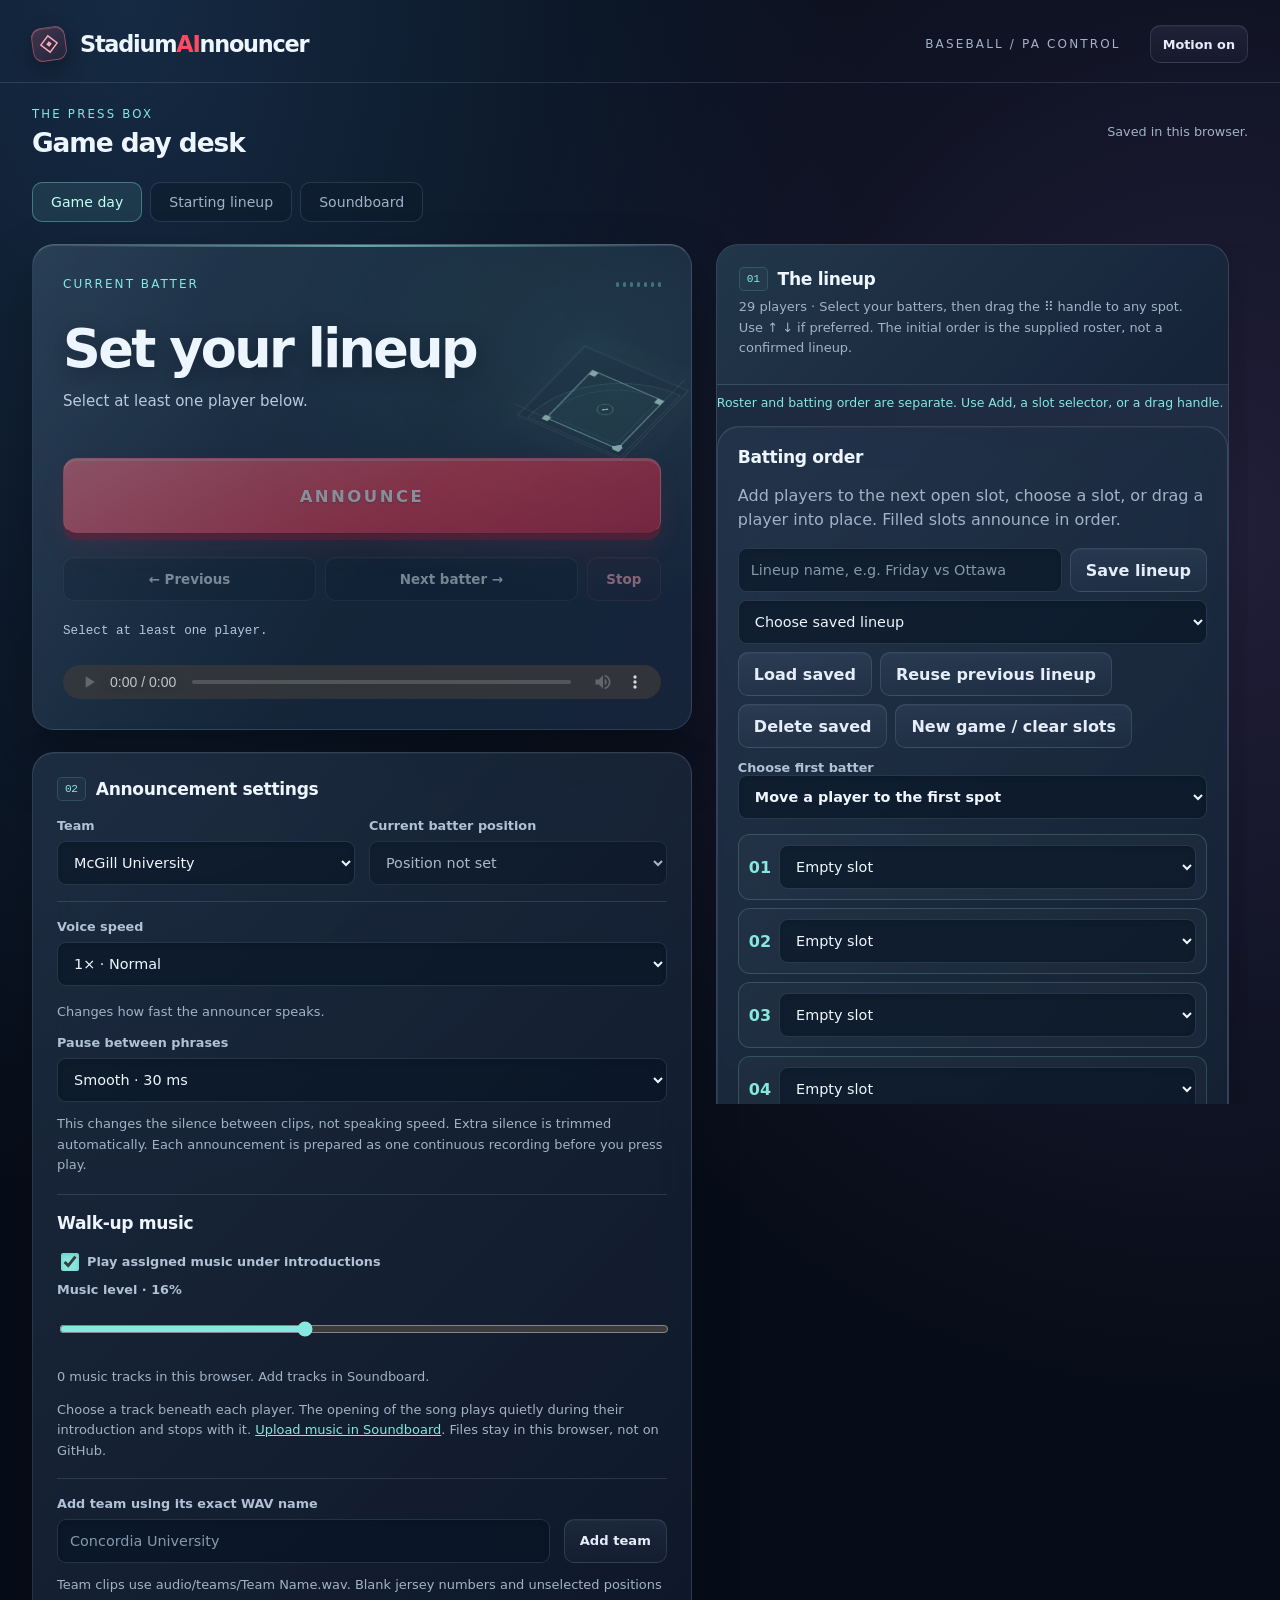
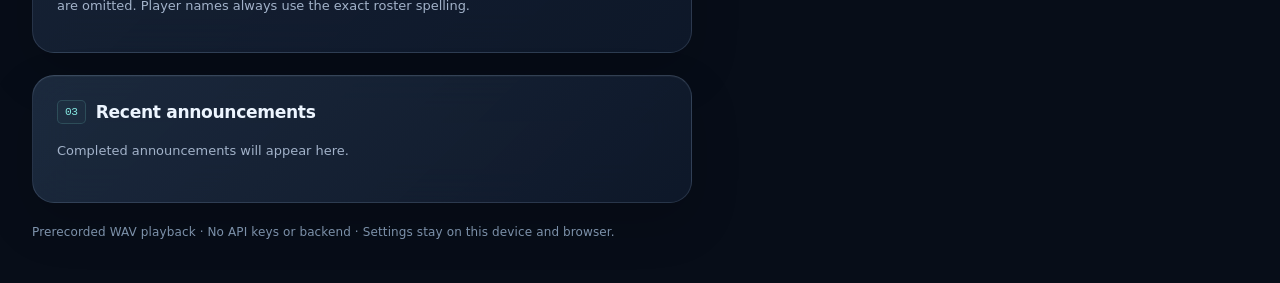
<file: index.html>
<!doctype html>
<html lang="en"><head><meta charset="utf-8"><meta name="viewport" content="width=device-width,initial-scale=1"><title>StadiumAInnouncer | Baseball PA</title><meta name="description" content="Modular baseball PA announcements using your prerecorded WAV clips."><link rel="icon" href="data:image/svg+xml,%3Csvg xmlns='http://www.w3.org/2000/svg' viewBox='0 0 32 32'%3E%3Crect width='32' height='32' rx='7' fill='%23b51e3b'/%3E%3Ctext x='7' y='24' fill='white' font-size='23' font-family='Arial'%3ES%3C/text%3E%3C/svg%3E"><style>
:root{color-scheme:dark;font-family:Inter,ui-sans-serif,system-ui,-apple-system,BlinkMacSystemFont,'Segoe UI',sans-serif;color:#edf5ff;background:#070d18;font-size:16px;--muted:#a2b2c9;--line:rgba(181,211,244,.15);--red:#ff4a61;--cyan:#85e8e1}
*{box-sizing:border-box}body{margin:0;min-height:100vh;background:radial-gradient(ellipse at 10% 0%,#152a43 0,transparent 45%),radial-gradient(ellipse at 95% 28%,#211e39 0,transparent 45%),#070d18}body:before{content:'';position:fixed;inset:0;pointer-events:none;background:repeating-linear-gradient(90deg,transparent 0,transparent 95px,#b7d4f704 96px),repeating-linear-gradient(0deg,transparent 0,transparent 95px,#b7d4f704 96px);z-index:-1}button,input,select{font:inherit}button{cursor:pointer}button:disabled{opacity:.48;cursor:not-allowed}button,input,select,summary{-webkit-tap-highlight-color:transparent}button:focus-visible,input:focus-visible,select:focus-visible,summary:focus-visible,[tabindex]:focus-visible{outline:3px solid var(--cyan);outline-offset:4px}
header{max-width:1504px;padding:25px 32px 19px;margin:auto;display:flex;align-items:center;gap:14px;border-bottom:1px solid var(--line)}header strong{font-size:1.4rem;letter-spacing:-.055em}header strong span{color:var(--red)}header p{margin:0 0 0 auto;color:var(--muted);font-size:.75rem;letter-spacing:.18em}.brand-mark{width:34px;height:34px;display:grid;place-items:center;border:1px solid #ff758973;border-radius:10px;background:linear-gradient(145deg,#ff718a33,#ae233317);box-shadow:0 8px 20px #0004,inset 0 1px 0 #ffffff26;transform:rotate(-8deg)}.brand-mark svg{width:22px;height:22px}.motion-toggle{margin-left:15px!important;font-size:.8rem!important;padding:8px 12px!important;min-height:38px!important}
main{max-width:1504px;margin:auto;padding:24px 32px}.topline{display:flex;align-items:center;justify-content:space-between;gap:16px;margin-bottom:24px}h1{font-size:1.65rem;letter-spacing:-.04em;margin:0}.desk-label{font-size:.73rem;letter-spacing:.19em;text-transform:uppercase;color:var(--cyan);margin-bottom:6px}.topline .help{font-size:.8rem}.layout{display:grid;grid-template-columns:minmax(0,1.24fr) minmax(400px,1fr);gap:24px;align-items:start}.layout>section{min-width:0}.panel{position:relative;background:linear-gradient(135deg,rgba(36,53,76,.73),rgba(15,25,43,.9));border:1px solid var(--line);border-top-color:#c2dcf332;border-radius:22px;padding:24px;margin-bottom:22px;box-shadow:0 20px 50px #00000029,inset 0 1px 0 #ffffff09;backdrop-filter:blur(20px);-webkit-backdrop-filter:blur(20px)}h2{font-size:1.07rem;letter-spacing:-.02em;margin:0 0 17px;display:flex;align-items:center;gap:10px}.section-index{font:500 .7rem ui-monospace,monospace;color:var(--cyan);padding:5px 7px;border:1px solid #85e8e129;border-radius:5px;background:#85e8e108}
.batter{isolation:isolate;overflow:hidden;padding:30px;background:linear-gradient(120deg,#243b52e8,#15273be8 55%,#17253cf2);border-top-color:#d1e7ff4a;box-shadow:0 30px 60px #0005,inset 0 1px 0 #e3f0ff20;perspective:900px}.batter:before{content:'';position:absolute;inset:0;z-index:-1;pointer-events:none;background:radial-gradient(ellipse at 85% 20%,#8ae8e219,transparent 48%),linear-gradient(120deg,#ffffff08,transparent 40%)}.batter:after{content:'';position:absolute;left:30px;right:30px;top:0;height:2px;background:linear-gradient(90deg,transparent,#89e7e29c,transparent);pointer-events:none}.eyebrow{font-size:.75rem;text-transform:uppercase;letter-spacing:.17em;color:var(--cyan);position:relative;z-index:1}.name{position:relative;z-index:1;font-size:clamp(2.6rem,4.1vw,4.2rem);font-weight:850;letter-spacing:-.05em;line-height:1.05;margin:28px 0 16px;max-width:80%;overflow-wrap:anywhere;text-shadow:0 5px 20px #07132160}.jersey{font:600 1.1rem ui-monospace,SFMono-Regular,monospace;color:#ff9aa8;letter-spacing:.03em;position:relative;z-index:1}.subtitle{color:#b9cade;font-size:.94rem;margin:9px 0 24px;position:relative;z-index:1;max-width:85%}.sequence{display:flex;flex-wrap:wrap;gap:7px;margin:20px 0 24px;position:relative;z-index:1}.clip{border:1px solid #cde6fa18;background:#05152565;border-radius:7px;padding:7px 9px;font-size:.78rem;color:#afc4d9;line-height:1.35}.clip.active{background:#85e8e122;border-color:#85e8e174;color:#aefaf4;box-shadow:0 0 18px #85e8e10d}
button{min-height:44px;background:linear-gradient(180deg,#b5d3fa14,#b5d3fa07);border:1px solid #b4d2f124;color:#e4edf9;border-radius:10px;padding:10px 15px;font-weight:600;box-shadow:inset 0 1px 0 #ffffff08;transition:background .18s,box-shadow .18s,transform .18s,border-color .18s}button:hover:not(:disabled){background-color:#bfd8fa12;border-color:#b4d2f14f;transform:translateY(-1px)}button:active:not(:disabled){transform:translateY(1px)}.primary{width:100%;min-height:76px;margin:0;background:linear-gradient(155deg,#ff7183,#f43a54 58%,#d72545);border:1px solid #ff97a373;border-bottom-color:#7e1928;color:white;font-size:1.03rem;letter-spacing:.15em;font-weight:800;border-radius:14px;box-shadow:0 6px 0 #851d35,0 14px 30px #fa395332,inset 0 2px 0 #ffbdc266;text-shadow:0 1px 2px #93152a80;position:relative;z-index:1}.primary:hover:not(:disabled){background-color:transparent;box-shadow:0 7px 0 #851d35,0 18px 40px #fa395342,inset 0 2px 0 #ffbdc266;transform:translateY(-1px)}.primary:active:not(:disabled){transform:translateY(4px);box-shadow:0 2px 0 #851d35,0 5px 15px #fa395332}.transport{display:grid;grid-template-columns:1fr 1fr auto;gap:9px;margin-top:23px}.transport button{font-size:.84rem;background:#09192b66}.transport .stop{color:#ffadba;background:#ff4a6109;border-color:#ff66722e;min-width:74px}.status{min-height:38px;margin:20px 0 0;font:400 .79rem/1.6 ui-monospace,monospace;color:#b3c7de;overflow-wrap:anywhere}audio{width:100%;height:34px;margin-top:6px;border-radius:8px;opacity:.83;display:block;color-scheme:dark}.meter{display:flex;align-items:center;gap:4px;height:18px;margin-left:auto}.meter i{width:3px;height:5px;border-radius:3px;background:#89e8e2;opacity:.35}.batter-top{display:flex;align-items:center;gap:12px;position:relative;z-index:1}body.is-playing .meter i{animation:meter .65s ease-in-out infinite alternate;opacity:1}body.is-playing .meter i:nth-child(2n){animation-delay:-.25s}body.is-playing .meter i:nth-child(3n){animation-delay:-.45s}
.diamond-art{position:absolute;width:200px;height:200px;right:-12px;top:58px;pointer-events:none;opacity:.56;z-index:0;transform-style:preserve-3d;transform:rotateX(48deg) rotateZ(-12deg);animation:float-diamond 10s ease-in-out infinite}.diamond-art svg{width:100%;height:100%;filter:drop-shadow(0 12px 10px #0007)}.diamond-art:after{content:'';position:absolute;inset:38px;border:1px solid #aaf4ee3d;transform:translateZ(-32px) rotate(45deg);box-shadow:0 0 35px #78e9ed13}.graphic-wrap{position:absolute;inset:0;pointer-events:none;transform:rotateX(var(--tilt-x,0deg)) rotateY(var(--tilt-y,0deg));transition:transform .5s ease}.batter>*:not(.graphic-wrap){position:relative}
.row{display:flex;gap:14px;align-items:end}.row>*{flex:1;min-width:0}label{display:block;font-size:.8rem;font-weight:550;color:#b1c2d8;margin:0 0 8px}input,select{width:100%;min-height:44px;border:1px solid #a7c7ea29;border-radius:9px;padding:10px 12px;background:#08142499;color:#eff6ff;font-size:.9rem;box-shadow:inset 0 2px 5px #0002}select{cursor:pointer;padding-right:22px}select option{background:#14243a;color:#f1f6ff}input::placeholder{color:#8698b0}.help{font-size:.81rem;color:var(--muted);line-height:1.6}.settings-panel .help{margin:12px 0}.settings-panel>div[style]{padding-top:17px;border-top:1px solid var(--line)}#teamForm{padding-top:17px;border-top:1px solid var(--line)}#teamForm button{flex:0 0 auto;font-size:.82rem}.settings-panel #speed{margin-bottom:4px}.history{padding-left:22px;margin-bottom:0;max-height:240px;overflow-y:auto}.history li{padding:10px 0;border-bottom:1px solid var(--line);font-size:.9rem;line-height:1.6}.history small{display:block;color:var(--muted);font-size:.78rem}.history li::marker{color:var(--cyan)}
.right-rail{position:sticky;top:20px;max-height:calc(100dvh - 40px);overflow-y:auto;overflow-x:hidden;padding:0 9px 0 0;scrollbar-gutter:stable;overscroll-behavior-y:contain;scrollbar-width:thin;scrollbar-color:#6c8ead70 transparent}.right-rail::-webkit-scrollbar,.scroll::-webkit-scrollbar{width:6px}.right-rail::-webkit-scrollbar-thumb,.scroll::-webkit-scrollbar-thumb{background:#6c8ead70;border-radius:6px}.roster-panel{padding:0;overflow:hidden}.roster-heading{padding:22px 22px 12px;background:linear-gradient(135deg,#23394cdd,#152237ee);border-bottom:1px solid var(--line)}.roster-heading h2{margin-bottom:6px}.roster-heading .help{margin:0}.toolbar{display:flex;gap:8px;margin:13px 0 0}.toolbar button{min-height:34px;font-size:.75rem;padding:7px 11px}.scroll{overflow:visible;max-height:none;padding:0 12px 10px}table{width:100%;border-collapse:separate;border-spacing:0}thead{position:absolute;width:1px;height:1px;overflow:hidden;clip-path:inset(50%)}tbody{display:block}tr{display:grid;grid-template-columns:24px minmax(0,1fr) 57px 32px;column-gap:10px;row-gap:5px;padding:15px 10px;border-bottom:1px solid #b5d5f311;position:relative;border-radius:10px;margin-top:3px;transition:background .2s}tr.selected{background:linear-gradient(90deg,#84e4de15,#84e4de03);box-shadow:inset 2px 0 0 #87e9e2}td{padding:0;min-width:0;border:0}td:first-child{grid-column:1;grid-row:1/3;display:flex;align-items:center;justify-content:center}td:nth-child(2){grid-column:2;grid-row:1;display:flex;align-items:center}td:nth-child(3){grid-column:3;grid-row:1/3;display:flex;align-items:center}td:nth-child(4){grid-column:2;grid-row:2}td:nth-child(5){grid-column:4;grid-row:1/3;display:flex;flex-direction:column;justify-content:center;gap:3px}td input[type=checkbox]{width:17px;height:17px;min-height:17px;accent-color:#8aeee5;cursor:pointer}td input[type=text]{width:100%;min-width:0;min-height:40px;padding:8px 4px;text-align:center;font:600 .94rem ui-monospace,monospace;background:#08142370}.playercell{min-width:0}.playercell button{text-align:left;min-height:32px;padding:3px 0;background:none;border:0;box-shadow:none;font-size:.88rem;font-weight:650;line-height:1.35;width:100%;color:#e7f0fb;overflow-wrap:anywhere}.playercell button:hover:not(:disabled){transform:none;color:var(--cyan);background:none}.playercell small{display:block;color:var(--muted)}td select{width:100%;min-width:0;min-height:30px;border-color:transparent;background:#07152533;padding:4px 20px 4px 0;border-radius:4px;color:#99afc8;font-size:.76rem}td select:hover{color:#e1efff}td:nth-child(5) button{min-height:30px;width:30px;padding:2px;border-color:#bad8ef11;background:#c0e1ff05;color:#a6b9d0;font-size:.9rem}summary{cursor:pointer;font-size:.96rem;font-weight:650;min-height:32px;line-height:1.5}summary::marker{color:#91d8d6}.files{padding:0;list-style:none;max-height:300px;overflow:auto;scrollbar-width:thin}.files li{font-size:.78rem;padding:10px 0;border-bottom:1px solid var(--line);overflow-wrap:anywhere;line-height:1.5}.ok{color:#94ddbf}.bad{color:#ff9dae}.muted{color:var(--muted)}footer{font-size:.75rem;color:#849ab4;padding:0 0 18px;letter-spacing:.01em}#check{font-size:.82rem}.audio-panel{background:linear-gradient(140deg,#203245bb,#101c30e6)}
@keyframes float-diamond{0%,100%{transform:translateY(0) rotateX(48deg) rotateZ(-12deg)}50%{transform:translateY(-10px) rotateX(55deg) rotateZ(-3deg)}}@keyframes meter{to{height:17px}}.motion-off .diamond-art,.motion-off .meter i{animation:none!important}.motion-off .graphic-wrap{transform:none!important}
@media(min-width:1600px){main{padding-top:30px}.name{font-size:4.4rem}.batter{padding:36px}}
@media(max-width:1050px){.layout{grid-template-columns:minmax(0,1.1fr) minmax(350px,1fr);gap:18px}main{padding:20px}header{padding:20px}.batter{padding:24px}.panel{padding:20px}.roster-panel{padding:0}.name{font-size:2.85rem}.diamond-art{width:160px;height:160px;right:-20px;opacity:.4}}
@media(max-width:820px){header p{display:none}.layout{grid-template-columns:1fr}.right-rail{position:static;max-height:none;overflow:visible;padding:0}.roster-panel .scroll{max-height:65dvh;overflow-y:auto;overscroll-behavior-y:auto;scrollbar-gutter:stable}.topline{margin-bottom:18px}.topline .help{max-width:140px;text-align:right;font-size:.73rem}.name{font-size:clamp(2.4rem,8vw,4rem)}.diamond-art{width:190px;height:190px;opacity:.5}.panel{margin-bottom:18px}.motion-toggle{margin-left:auto!important}.roster-heading{padding:20px}.history{max-height:180px}}
@media(max-width:450px){main{padding:18px 12px}header{padding:18px 14px;gap:9px}header strong{font-size:1.15rem}.brand-mark{width:29px;height:29px}.motion-toggle{font-size:.7rem!important;padding:6px 8px!important}h1{font-size:1.4rem}.desk-label{font-size:.66rem}.batter{padding:23px 18px}.panel{border-radius:18px}.name{max-width:90%;font-size:2.65rem}.diamond-art{width:135px;height:135px;right:-26px;top:70px;opacity:.32}.sequence{gap:5px}.clip{font-size:.72rem;padding:6px 7px}.transport{gap:6px}.transport button{font-size:.76rem;padding:9px 6px}.transport .stop{min-width:57px}.row{flex-wrap:wrap}.row>*{flex-basis:130px}#teamForm button{width:100%}.status{font-size:.73rem}.scroll{padding:0 7px 7px}tr{column-gap:7px;grid-template-columns:21px minmax(0,1fr) 49px 30px;padding:13px 7px}.playercell button{font-size:.83rem}}
@media(prefers-reduced-motion:reduce){*,*:before,*:after{animation:none!important;transition:none!important;scroll-behavior:auto!important}.graphic-wrap{transform:none!important}}

.page-tabs{display:flex;gap:8px;margin:0 0 22px}.page-tabs a{padding:11px 18px;border:1px solid var(--line);border-radius:10px;color:var(--muted);text-decoration:none;font-size:.88rem;background:#0c1a2b80}.page-tabs a[aria-current]{color:#c0fff5;background:#85e8e11a;border-color:#85e8e15e}.page-tabs a:focus-visible{outline:3px solid var(--cyan);outline-offset:3px}
</style><link rel="stylesheet" href="stadium-extras.css?v=1"><link rel="stylesheet" href="lineup-manager.css?v=3"></head><body><header><div class="brand-mark" aria-hidden="true"><svg viewBox="0 0 24 24" fill="none"><path d="M12 3 21 12 12 21 3 12Z" stroke="#ffacb9" stroke-width="1.5"/><path d="m9 12 3-3 3 3-3 3Z" fill="#ffacb9"/></svg></div><strong>Stadium<span>AI</span>nnouncer</strong><p>BASEBALL / PA CONTROL</p><button id="motionToggle" class="motion-toggle" type="button" aria-pressed="true" aria-label="Toggle decorative motion">Motion on</button></header><main><div class="topline"><div><div class="desk-label">The press box</div><h1>Game day desk</h1></div><span class="help" id="saveStatus">Settings save in this browser.</span></div><nav class="page-tabs" aria-label="Announcer pages"><a href="index.html" aria-current="page">Game day</a><a href="starting-lineup.html" >Starting lineup</a><a href="soundboard.html">Soundboard</a></nav><div class="layout"><section><div class="panel batter"><div class="graphic-wrap" aria-hidden="true"><div class="diamond-art"><svg viewBox="0 0 200 200" fill="none"><path d="M100 183 22 105A110 110 0 0 1 178 105Z" fill="#72d3ca0a" stroke="#a5f4ec" stroke-opacity=".25"/><path d="M100 163 43 106A80 80 0 0 1 157 106Z" stroke="#a5f4ec" stroke-opacity=".16"/><path d="m100 170-60-60 60-60 60 60Z" fill="#7fdace0c" stroke="#bafbf2" stroke-width="1.4" stroke-opacity=".65"/><path d="m100 170-88-88m88 88 88-88" stroke="#cffcf3" stroke-opacity=".2"/><path d="m100 50 5 5-5 5-5-5Zm55 55 5 5-5 5-5-5Zm-115 0 5 5-5 5-5-5Zm55 60h10v5l-5 5-5-5Z" fill="#d1fff3"/><circle cx="100" cy="110" r="8" stroke="#9beee2" stroke-opacity=".5"/><path d="M97 110h6" stroke="#d1fff3" stroke-width="2"/></svg></div></div><div class="batter-top"><div class="eyebrow" id="slot">Current batter</div><div class="meter" aria-hidden="true"><i></i><i></i><i></i><i></i><i></i><i></i><i></i></div></div><div class="name" id="batterName"></div><div class="jersey" id="batterNumber"></div><div class="subtitle" id="batterDetails"></div><div class="sequence" id="sequence"></div><button class="primary" id="announce">ANNOUNCE</button><div class="transport"><button id="previous">← Previous</button><button id="next">Next batter →</button><button class="stop" id="stop" disabled>Stop</button></div><p class="status" id="status" role="status" aria-live="polite">Ready. Check audio before your first announcement.</p><audio id="audio" controls preload="auto" aria-label="Announcement audio"></audio></div><div class="panel settings-panel"><h2><span class="section-index">02</span> Announcement settings</h2><div class="row"><div><label for="team">Team</label><select id="team"></select></div><div><label for="position">Current batter position</label><select id="position"></select></div></div><div style="margin-top:16px"><label for="speed">Voice speed</label><select id="speed"><option value="0.85">0.85× · Slower</option><option value="1">1× · Normal</option><option value="1.1">1.1× · Slightly faster</option><option value="1.25">1.25× · Faster</option><option value="1.5">1.5× · Fastest</option></select><p class="help">Changes how fast the announcer speaks.</p><label for="gap">Pause between phrases</label><select id="gap"><option value="0">Tight · no added pause</option><option value="30">Smooth · 30 ms</option><option value="60">Relaxed · 60 ms</option><option value="100">Measured · 100 ms</option><option value="150">Spacious · 150 ms</option><option value="200">Long pause · 200 ms</option><option value="400">Very long pause · 400 ms</option></select><p class="help">This changes the silence between clips, not speaking speed. Extra silence is trimmed automatically. Each announcement is prepared as one continuous recording before you press play.</p></div><div class="music-settings"><h2>Walk-up music</h2><label><input type="checkbox" id="walkupEnabled">Play assigned music under introductions</label><label for="walkupVolume">Music level · <span id="walkupLevel">16%</span></label><input id="walkupVolume" type="range" min="0" max="40" step="1" value="16"><p class="help" id="musicLibraryStatus">Loading your music library…</p><p class="help">Choose a track beneath each player. The opening of the song plays quietly during their introduction and stops with it. <a href="soundboard.html">Upload music in Soundboard</a>. Files stay in this browser, not on GitHub.</p></div><form id="teamForm" class="row" style="margin-top:16px"><div><label for="newTeam">Add team using its exact WAV name</label><input id="newTeam" placeholder="Concordia University" maxlength="100" required></div><button type="submit">Add team</button></form><p class="help">Team clips use audio/teams/Team Name.wav. Blank jersey numbers and unselected positions are omitted. Player names always use the exact roster spelling.</p></div><div class="panel"><h2><span class="section-index">03</span> Recent announcements</h2><p class="help" id="emptyHistory">Completed announcements will appear here.</p><ol class="history" id="history"></ol></div></section><section class="right-rail" aria-label="Roster and audio checklist" tabindex="0"><div class="panel roster-panel"><div class="roster-heading"><h2><span class="section-index">01</span> The lineup</h2><p class="help">29 players · Select your batters, then drag the ⠿ handle to any spot. Use ↑ ↓ if preferred. The initial order is the supplied roster, not a confirmed lineup.</p><div class="toolbar"><button id="all">Select all</button><button id="none">Clear lineup</button></div></div><p class="reorder-status" id="reorderStatus" role="status" aria-live="polite"></p><div class="scroll" tabindex="0" aria-label="Scrollable player roster"><table><thead><tr><th>In</th><th>Player</th><th>Jersey</th><th>Position</th><th>Order</th></tr></thead><tbody id="roster"></tbody></table></div></div><div class="panel audio-panel"><details><summary>Audio checklist</summary><p class="help">Michael Zampardi needs his own name WAV. Upload player recordings in the roster. Check all roster clips and the selected team's clip on your website. This checks that each WAV loads, not whether the spoken name is correct.</p><button id="check">Check audio files</button><p class="help" id="checkStatus">Check that all required recordings are ready to play.</p><ul class="files" id="files"></ul><details><summary>Additional number clips included</summary><p class="help">These clips are included alongside Number One.wav through Number Ten.wav. Use Check audio files above to verify loading.</p><ul class="files" id="missingNumbers"></ul></details></details></div></section></div><footer>Prerecorded WAV playback · No API keys or backend · Settings stay on this device and browser.</footer></main><script src="stadium-media.js?v=3"></script><script src="lineup-model.js?v=3"></script><script>
'use strict';
const IS_STARTING_LINEUP=false;
// Single-page, dependency-free application. Audio paths are relative to index.html.
const originalRoster=[[23,'Dylan Yang'],['','Reid Weinstein'],['','Justin Vaillancourt'],['','Matthew McKay'],[20,'Will Greer'],[5,'Agastya Kushari'],[6,'Gabriel Maffucci-Fitanides'],[16,'Radbod Yazdanfar'],[12,'Tate Spence'],[7,'Marcus De La Cruz'],['','Keane Santos'],['','Matthew Baici'],['','Sri Paturi'],[52,'Alex Strapko'],[10,'Xavier Felx'],[17,'Sam Walsh'],['','Andrew Mueller'],['','Vincent Douville'],[29,'Bentley Dodson'],[45,'Dawson Kusel'],[13,'Gabriel Recque-Cruz'],['','Michael Zampardi'],['','William Durnford'],['','Matt Weitzman'],['','Owen Wong'],[37,'Davis Nickel'],['','Gabriel Vaillancourt'],[8,'Nathaniel Steffler'],[9,'Robby Glusker']];
const positions={'':'Position not set','Pitcher':'The Pitcher','Catcher':'The Catcher','First Baseman':'The First Baseman','Second Baseman':'The Second Baseman','Third Baseman':'The Third Baseman','Shortstop':'The Shortstop','Left Fielder':'Left Fielder','Center Fielder':'The Center Fielder','Right Fielder':'The Right Fielder','Designated Hitter':'The Designated Hitter'};
const small=['Zero','One','Two','Three','Four','Five','Six','Seven','Eight','Nine','Ten','Eleven','Twelve','Thirteen','Fourteen','Fifteen','Sixteen','Seventeen','Eighteen','Nineteen'];
function numberWords(n){if(n==='00')return 'Zero Zero';const v=Number(n);return v<20?small[v]:['','','Twenty','Thirty','Forty','Fifty','Sixty','Seventy','Eighty','Ninety'][Math.floor(v/10)]+(v%10?' '+small[v%10]:'');}
const $=id=>document.getElementById(id), key='stadiumainnouncer.modular.v1';
const includedTeams=["La Fléche","Carleton University","Ottawa University","Drummondville","éduoard mont-pétit","Université de Montréal","John Abbott College","McGill University"];
let state={players:originalRoster.map(([number,name],id)=>({id,name,number:String(number),position:'',active:false})),teams:[...includedTeams],team:'McGill University',current:0};
try {const saved=JSON.parse(localStorage.getItem(key));if(saved && Array.isArray(saved.players) && Array.isArray(saved.teams))state=saved;}catch(e){}
state=LineupModel.normalize(state);

state.teams=[...new Set([...includedTeams,...state.teams])];
state.gapMs=[0,30,60,100,150,200,400].includes(state.gapMs)?state.gapMs:30;
state.speed=[0.85,1,1.1,1.25,1.5].includes(state.speed)?state.speed:1;
state.walkupEnabled=state.walkupEnabled!==false;
state.walkupVolume=Number.isFinite(state.walkupVolume)&&state.walkupVolume>=0&&state.walkupVolume<=.4?state.walkupVolume:.16;
let busy=false,history=[],checks=new Map(),checkRun=false;
const audio=$('audio');
function save(){try{localStorage.setItem(key,JSON.stringify(state));$('saveStatus').textContent='Saved in this browser.';}catch(e){$('saveStatus').textContent='Browser storage unavailable. Changes last until this page closes.';}}
function lineup(){return state.slots.map(id=>state.players.find(p=>p.id===id)).filter(Boolean)}
function current(){const list=lineup();return list.find(p=>p.id===state.current)||list[0]}
function path(folder,name){return 'audio/'+folder+'/'+name+'.wav'}
function url(p){return p.split('/').map(encodeURIComponent).join('/')+(p.startsWith('audio/positions/')?'?voice=positions-v2':'')}
function segments(p){if(!p)return [];return [path('phrases','Now Batting For'),path('teams',state.team),...(p.number!==''?[path('numbers','Number '+numberWords(p.number))]:[]),...(p.position?[path('positions',positions[p.position])]:[]),(p.nameAudioId?'local:'+p.nameAudioId:path('players',p.name))];}
function node(tag,text,cls){const e=document.createElement(tag);if(text!==undefined)e.textContent=text;if(cls)e.className=cls;return e;}
function fillPositions(select,value){select.replaceChildren();for(const [k,v]of Object.entries(positions)){const o=node('option',k||v);o.value=k;select.append(o)}select.value=value;}
function render(){const p=current();if(p)state.current=p.id;$('slot').textContent=p?'Current batter · '+(lineup().findIndex(x=>x.id===p.id)+1)+' / '+lineup().length:'Current batter';$('batterName').textContent=p?p.name:'Set your lineup';$('batterNumber').textContent=p?(p.number!==''?'#'+p.number:'Jersey number not set'):'';$('batterDetails').textContent=p?state.team+' · '+(p.position||'Position not set'):'Select at least one player below.';$('sequence').replaceChildren(...segments(p).map(s=>node('span',s.split('/').pop().slice(0,-4),'clip')));$('team').replaceChildren(...state.teams.map(t=>{const o=node('option',t);o.value=t;return o}));$('team').value=state.team;fillPositions($('position'),p?p.position:'');$('position').disabled=!p||busy;$('announce').disabled=!p||busy;$('previous').disabled=!p||busy;$('next').disabled=!p||busy;$('stop').disabled=!busy;$('team').disabled=busy;if(window.RosterUI)RosterUI.render();$('all').disabled=busy;$('none').disabled=busy;for(const e of $('teamForm').elements)e.disabled=busy;$('gap').value=String(state.gapMs);$('gap').disabled=busy;$('speed').value=String(state.speed);if(!busy)prepareCurrent();}
function message(t){$('status').textContent=t}
// Decode and join WAV samples locally. Playback still uses one ordinary audio element.
const clipCache=new Map(), announcementCache=new Map();
let prepared=null, preparingKey='', preparationError='', preparationToken=0;
const OUTPUT_RATE=48000;
function decodeWav(bytes){
 const v=new DataView(bytes),tag=o=>String.fromCharCode(...new Uint8Array(bytes,o,4));
 if(v.byteLength<44||tag(0)!=='RIFF'||tag(8)!=='WAVE')throw Error('Not a supported WAV file');
 let format,channels,rate,bits,block,dataOffset,dataLength;
 for(let o=12;o+8<=v.byteLength;){const size=v.getUint32(o+4,true),start=o+8;if(start+size>v.byteLength)throw Error('Incomplete WAV file');
  if(tag(o)==='fmt '){if(size<16)throw Error('Invalid WAV format');format=v.getUint16(start,true);channels=v.getUint16(start+2,true);rate=v.getUint32(start+4,true);block=v.getUint16(start+12,true);bits=v.getUint16(start+14,true);if(format===65534&&size>=40)format=v.getUint16(start+24,true);}
  if(tag(o)==='data'){dataOffset=start;dataLength=size;}o=start+size+(size%2);
 }
 if(!dataLength||!channels||channels>8||rate<8000||rate>192000||![1,3].includes(format)||!(format===1?[8,16,24,32]:[32,64]).includes(bits)||block!==channels*bits/8)throw Error('Use an uncompressed PCM WAV file');
 const count=Math.floor(dataLength/block),mono=new Float32Array(count),width=bits/8;
 for(let i=0;i<count;i++){let total=0;for(let c=0;c<channels;c++){const o=dataOffset+i*block+c*width;let x;
  if(format===3)x=bits===32?v.getFloat32(o,true):v.getFloat64(o,true);
  else if(bits===8)x=(v.getUint8(o)-128)/128;
  else if(bits===16)x=v.getInt16(o,true)/32768;
  else if(bits===24){let n=v.getUint8(o)|(v.getUint8(o+1)<<8)|(v.getUint8(o+2)<<16);if(n&8388608)n-=16777216;x=n/8388608;}
  else x=v.getInt32(o,true)/2147483648;
  total+=Number.isFinite(x)?x:0;
 }mono[i]=total/channels;}
 if(rate===OUTPUT_RATE)return mono;
 const out=new Float32Array(Math.round(count*OUTPUT_RATE/rate));for(let i=0;i<out.length;i++){const at=i*rate/OUTPUT_RATE,j=Math.floor(at),fraction=at-j;out[i]=mono[Math.min(j,count-1)]*(1-fraction)+mono[Math.min(j+1,count-1)]*fraction;}return out;
}
function trimEdges(samples){
 // Only remove quiet edges, never pauses inside a word or phrase.
 const windowSize=240,levels=[];let peak=0;
 for(let i=0;i<samples.length;i+=windowSize){let sum=0,end=Math.min(samples.length,i+windowSize);for(let j=i;j<end;j++)sum+=samples[j]*samples[j];const rms=Math.sqrt(sum/(end-i));levels.push(rms);peak=Math.max(peak,rms);}
 if(peak<0.0001)throw Error('Recording is silent');
 const threshold=Math.max(0.0004,peak*0.01);let first=levels.findIndex(x=>x>threshold),last=levels.length-1;while(last>first&&levels[last]<=threshold)last--;
 const begin=Math.max(0,first*windowSize-1440),end=Math.min(samples.length,(last+1)*windowSize+1920),out=samples.slice(begin,end);
 // A two-millisecond fade at each edge prevents waveform clicks.
 const fade=Math.min(96,Math.floor(out.length/2));for(let i=0;i<fade;i++){out[i]*=i/fade;out[out.length-1-i]*=i/fade;}return out;
}
async function loadClip(file){
 if(file.startsWith('local:')){const blob=await StadiumMedia.getBlob(file.slice(6));return trimEdges(decodeWav(await blob.arrayBuffer()));}
 if(clipCache.has(file))return clipCache.get(file);
 const pending=(async()=>{const controller=new AbortController(),timer=setTimeout(()=>controller.abort(),20000);try{
  const response=await fetch(url(file),{signal:controller.signal});if(!response.ok)throw Error('HTTP '+response.status);
  return trimEdges(decodeWav(await response.arrayBuffer()));
 }catch(e){throw Error(file+': '+(e.name==='AbortError'?'Loading timed out':e.message));}finally{clearTimeout(timer)}})();
 clipCache.set(file,pending);pending.catch(()=>clipCache.delete(file));return pending;
}
function joinWav(clips,gapMs){
 const gap=Math.round(gapMs*OUTPUT_RATE/1000),length=clips.reduce((sum,c)=>sum+c.length,0)+gap*(clips.length-1),bytes=new ArrayBuffer(44+length*2),v=new DataView(bytes);
 const write=(at,s)=>{for(let i=0;i<s.length;i++)v.setUint8(at+i,s.charCodeAt(i));};
 write(0,'RIFF');v.setUint32(4,36+length*2,true);write(8,'WAVE');write(12,'fmt ');v.setUint32(16,16,true);v.setUint16(20,1,true);v.setUint16(22,1,true);v.setUint32(24,OUTPUT_RATE,true);v.setUint32(28,OUTPUT_RATE*2,true);v.setUint16(32,2,true);v.setUint16(34,16,true);write(36,'data');v.setUint32(40,length*2,true);
 let cursor=0;const starts=[];clips.forEach((clip,i)=>{starts.push(cursor/OUTPUT_RATE);for(const x of clip){const s=Math.max(-1,Math.min(1,x));v.setInt16(44+cursor++*2,Math.round(s*(s<0?32768:32767)),true);}if(i<clips.length-1)cursor+=gap;});return {bytes,starts,duration:length/OUTPUT_RATE};
}
function walkupPlan(){return {enabled:state.walkupEnabled,volume:state.walkupVolume,ids:(IS_STARTING_LINEUP?lineup():(current()?[current()]:[])).map(p=>p.musicId||''),revision:StadiumMedia.revision()};}
function sequenceKey(paths){return JSON.stringify([state.gapMs,paths,walkupPlan()]);}
async function buildAnnouncement(paths,gapMs){
 const plan=walkupPlan(),key=JSON.stringify([gapMs,paths,plan]);if(announcementCache.has(key))return announcementCache.get(key);
 const result=joinWav(await Promise.all(paths.map(loadClip)),gapMs);await StadiumMedia.mix(result,plan,[0]);const record={key,starts:result.starts,duration:result.duration,source:URL.createObjectURL(new Blob([result.bytes],{type:'audio/wav'}))};
 announcementCache.set(key,record);
 // Keep a small cache of complete sentences; original decoded clips are reused.
 while(announcementCache.size>8){const oldest=announcementCache.keys().next().value;if(oldest===prepared?.key){const keep=announcementCache.get(oldest);announcementCache.delete(oldest);announcementCache.set(oldest,keep);continue;}URL.revokeObjectURL(announcementCache.get(oldest).source);announcementCache.delete(oldest);}
 return record;
}
function applyVoiceSpeed(){audio.defaultPlaybackRate=state.speed;audio.playbackRate=state.speed;audio.preservesPitch=true;audio.webkitPreservesPitch=true;}
function readyMessage(){return 'Ready · '+(prepared.duration/state.speed).toFixed(2)+' seconds · Voice '+state.speed+'× · Added pause '+state.gapMs+' ms';}
function prepareCurrent(){
 if(busy)return;const paths=segments(current()),key=sequenceKey(paths);
 if(!paths.length){preparationToken++;preparingKey='';prepared=null;audio.removeAttribute('src');audio.load();message('Select at least one player.');return;}
 if(prepared?.key===key){$('announce').disabled=false;applyVoiceSpeed();message(readyMessage());return;}
 if(preparingKey===key)return;
 prepared=null;preparationError='';audio.pause();audio.removeAttribute('src');audio.load();preparingKey=key;const token=++preparationToken;
 $('announce').disabled=true;$('announce').textContent='PREPARING…';message('Preparing smooth announcement…');
 buildAnnouncement(paths,state.gapMs).then(result=>{
  if(token!==preparationToken)return;prepared=result;preparingKey='';audio.src=result.source;audio.load();$('announce').disabled=false;$('announce').textContent='ANNOUNCE';applyVoiceSpeed();message(readyMessage());
 }).catch(e=>{if(token!==preparationToken)return;preparingKey='';preparationError=e.message;$('announce').disabled=false;$('announce').textContent='RETRY AUDIO';message('Could not prepare: '+e.message);});
}
function finish(text){busy=false;audio.pause();render();message(text);}
function playPrepared(){
 if(busy||!current())return;
 if(!prepared||prepared.key!==sequenceKey(segments(current()))){prepareCurrent();return;}
 busy=true;audio.currentTime=0;render();message('Announcing '+current().name+'…');
 // Called directly from the tap so mobile browsers allow audio playback.
 applyVoiceSpeed();const attempt=audio.play();if(attempt)attempt.catch(e=>{if(!busy)return;finish(e.name==='NotAllowedError'?'Tap ANNOUNCE to allow playback.':'Playback failed. Tap ANNOUNCE to retry.');});
}
audio.addEventListener('error',()=>{if(busy)finish('The prepared audio could not play. Tap ANNOUNCE to retry.');});
audio.addEventListener('timeupdate',()=>{if(!busy||!prepared)return;let active=0;prepared.starts.forEach((t,i)=>{if(audio.currentTime>=t)active=i});[...$('sequence').children].forEach((e,i)=>e.classList.toggle('active',i===active));});
audio.addEventListener('loadedmetadata',applyVoiceSpeed);
audio.addEventListener('play',()=>{applyVoiceSpeed();if(!busy&&prepared){busy=true;render();message('Announcing '+current().name+'…');}});
audio.addEventListener('ended',()=>{if(!busy)return;const p=current();history.unshift({name:p.name,team:state.team,number:p.number,position:p.position,time:new Date().toLocaleTimeString([], {hour:'2-digit',minute:'2-digit'})});history=history.slice(0,30);$('history').replaceChildren(...history.map(h=>{const li=node('li',(h.number!==''?'#'+h.number+' · ':'')+h.name);li.append(node('small',h.time+' · '+h.team+(h.position?' · '+h.position:'')));return li}));$('emptyHistory').hidden=true;finish('Announcement complete. Advance when the next batter is ready.');});
$('announce').onclick=playPrepared;
$('stop').onclick=()=>{if(busy){audio.pause();audio.currentTime=0;finish('Announcement stopped.');}};
$('speed').onchange=()=>{state.speed=Number($('speed').value);applyVoiceSpeed();save();if(busy)message('Announcing '+current().name+' at '+state.speed+'×');else if(prepared)message(readyMessage());};
$('gap').onchange=()=>{state.gapMs=Number($('gap').value);save();render();};
function advance(d){const list=lineup();if(busy||!list.length)return;state.current=list[(list.findIndex(p=>p.id===current().id)+d+list.length)%list.length].id;save();render()}
$('previous').onclick=()=>advance(-1);$('next').onclick=()=>advance(1);$('position').onchange=()=>{current().position=$('position').value;save();render()};$('team').onchange=()=>{state.team=$('team').value;save();render()};$('teamForm').onsubmit=e=>{e.preventDefault();const t=$('newTeam').value.trim().replace(/\.wav$/i,'');if(!t||/[\\/]/.test(t)){message('Use a team filename without a folder path.');return}if(!state.teams.includes(t))state.teams.push(t);state.team=t;$('newTeam').value='';save();render()};$('all').onclick=()=>{state.slots=state.players.map(p=>p.id);save();render()};$('none').onclick=()=>{state.slots=Array(9).fill(null);save();render()};
function requiredFiles(){
const files=[path('phrases','Now Batting For'),path('teams',state.team)];
for(const [label,filename] of Object.entries(positions))if(label)files.push(path('positions',filename));
for(const p of state.players){files.push((p.nameAudioId?'local:'+p.nameAudioId:path('players',p.name)));if(p.number!=='')files.push(path('numbers','Number '+numberWords(p.number)));}
if(IS_STARTING_LINEUP)files.push(...segments(current()));return [...new Set(files)];
}
function probe(file){if(file.startsWith('local:'))return loadClip(file).then(()=>true,()=>false);return new Promise(resolve=>{const a=document.createElement('audio');let timer;const done=ok=>{clearTimeout(timer);a.onloadeddata=null;a.onerror=null;a.removeAttribute('src');a.load();resolve(ok)};a.preload='auto';a.onloadeddata=()=>done(true);a.onerror=()=>done(false);timer=setTimeout(()=>done(false),12000);a.src=url(file);a.load();});}
$('check').onclick=async()=>{if(checkRun)return;if(location.protocol==='file:'){$('checkStatus').textContent='For reliable checks, open the GitHub Pages URL with your audio folder uploaded.';return}checkRun=true;$('check').disabled=true;const files=requiredFiles();let done=0,failed=0;$('files').replaceChildren();for(let i=0;i<files.length;i+=4){const group=files.slice(i,i+4);const results=await Promise.all(group.map(probe));results.forEach((ok,j)=>{checks.set(group[j],ok);done++;if(!ok)failed++;$('files').append(node('li',(ok?'Loaded: ':'Missing or unreadable: ')+group[j],ok?'ok':'bad'))});$('checkStatus').textContent=done+' / '+files.length+' checked · '+failed+' missing or unreadable.';}checkRun=false;$('check').disabled=false;};
[12,13,16,17,20,22,23,29,37,45,52].forEach(n=>$('missingNumbers').append(node('li',path('numbers','Number '+numberWords(String(n))))));render();

const motionButton=$('motionToggle'),batterCard=document.querySelector('.batter');
let decorativeMotion=!window.matchMedia('(prefers-reduced-motion: reduce)').matches;
try{const choice=localStorage.getItem('stadiumainnouncer.motion');if(choice!==null)decorativeMotion=choice==='on';}catch(e){}
function setMotion(){document.body.classList.toggle('motion-off',!decorativeMotion);motionButton.textContent=decorativeMotion?'Motion on':'Motion off';motionButton.setAttribute('aria-pressed',String(decorativeMotion));}
motionButton.onclick=()=>{decorativeMotion=!decorativeMotion;setMotion();try{localStorage.setItem('stadiumainnouncer.motion',decorativeMotion?'on':'off');}catch(e){}};
setMotion();
batterCard.addEventListener('pointermove',event=>{if(!decorativeMotion||event.pointerType!=='mouse')return;const r=batterCard.getBoundingClientRect();batterCard.style.setProperty('--tilt-x',((.5-(event.clientY-r.top)/r.height)*5)+'deg');batterCard.style.setProperty('--tilt-y',(((event.clientX-r.left)/r.width-.5)*7)+'deg');});
batterCard.addEventListener('pointerleave',()=>{batterCard.style.setProperty('--tilt-x','0deg');batterCard.style.setProperty('--tilt-y','0deg');});
audio.addEventListener('playing',()=>document.body.classList.add('is-playing'));
for(const event of ['pause','ended','error','emptied'])audio.addEventListener(event,()=>document.body.classList.remove('is-playing'));

</script><script src="stadium-roster.js?v=3"></script></body></html>
</file>
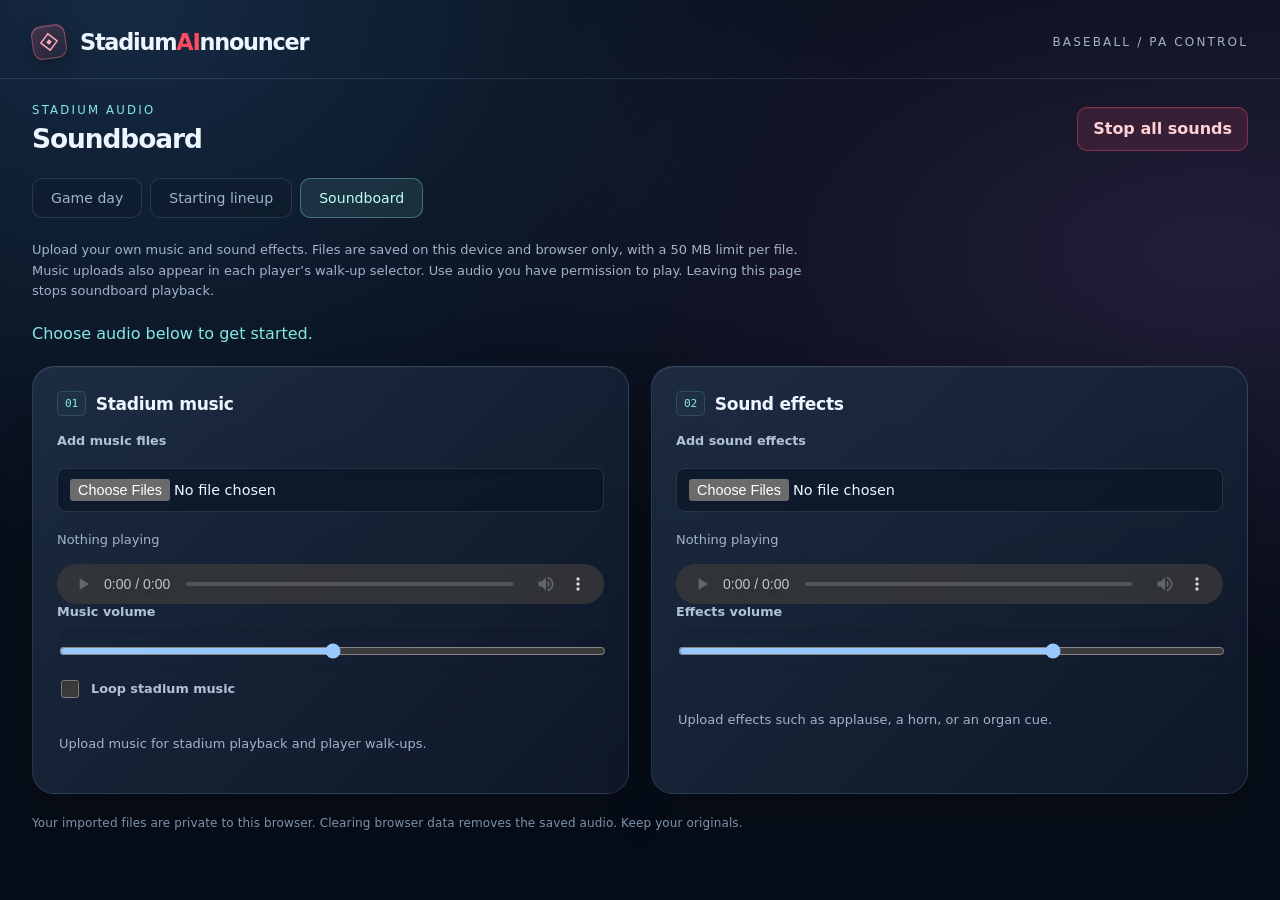
<file: soundboard.html>
<!doctype html>
<html lang="en"><head><meta charset="utf-8"><meta name="viewport" content="width=device-width,initial-scale=1"><title>Soundboard | StadiumAInnouncer</title><meta name="description" content="Modular baseball PA announcements using your prerecorded WAV clips."><link rel="icon" href="data:image/svg+xml,%3Csvg xmlns='http://www.w3.org/2000/svg' viewBox='0 0 32 32'%3E%3Crect width='32' height='32' rx='7' fill='%23b51e3b'/%3E%3Ctext x='7' y='24' fill='white' font-size='23' font-family='Arial'%3ES%3C/text%3E%3C/svg%3E"><style>
:root{color-scheme:dark;font-family:Inter,ui-sans-serif,system-ui,-apple-system,BlinkMacSystemFont,'Segoe UI',sans-serif;color:#edf5ff;background:#070d18;font-size:16px;--muted:#a2b2c9;--line:rgba(181,211,244,.15);--red:#ff4a61;--cyan:#85e8e1}
*{box-sizing:border-box}body{margin:0;min-height:100vh;background:radial-gradient(ellipse at 10% 0%,#152a43 0,transparent 45%),radial-gradient(ellipse at 95% 28%,#211e39 0,transparent 45%),#070d18}body:before{content:'';position:fixed;inset:0;pointer-events:none;background:repeating-linear-gradient(90deg,transparent 0,transparent 95px,#b7d4f704 96px),repeating-linear-gradient(0deg,transparent 0,transparent 95px,#b7d4f704 96px);z-index:-1}button,input,select{font:inherit}button{cursor:pointer}button:disabled{opacity:.48;cursor:not-allowed}button,input,select,summary{-webkit-tap-highlight-color:transparent}button:focus-visible,input:focus-visible,select:focus-visible,summary:focus-visible,[tabindex]:focus-visible{outline:3px solid var(--cyan);outline-offset:4px}
header{max-width:1504px;padding:25px 32px 19px;margin:auto;display:flex;align-items:center;gap:14px;border-bottom:1px solid var(--line)}header strong{font-size:1.4rem;letter-spacing:-.055em}header strong span{color:var(--red)}header p{margin:0 0 0 auto;color:var(--muted);font-size:.75rem;letter-spacing:.18em}.brand-mark{width:34px;height:34px;display:grid;place-items:center;border:1px solid #ff758973;border-radius:10px;background:linear-gradient(145deg,#ff718a33,#ae233317);box-shadow:0 8px 20px #0004,inset 0 1px 0 #ffffff26;transform:rotate(-8deg)}.brand-mark svg{width:22px;height:22px}.motion-toggle{margin-left:15px!important;font-size:.8rem!important;padding:8px 12px!important;min-height:38px!important}
main{max-width:1504px;margin:auto;padding:24px 32px}.topline{display:flex;align-items:center;justify-content:space-between;gap:16px;margin-bottom:24px}h1{font-size:1.65rem;letter-spacing:-.04em;margin:0}.desk-label{font-size:.73rem;letter-spacing:.19em;text-transform:uppercase;color:var(--cyan);margin-bottom:6px}.topline .help{font-size:.8rem}.layout{display:grid;grid-template-columns:minmax(0,1.24fr) minmax(400px,1fr);gap:24px;align-items:start}.layout>section{min-width:0}.panel{position:relative;background:linear-gradient(135deg,rgba(36,53,76,.73),rgba(15,25,43,.9));border:1px solid var(--line);border-top-color:#c2dcf332;border-radius:22px;padding:24px;margin-bottom:22px;box-shadow:0 20px 50px #00000029,inset 0 1px 0 #ffffff09;backdrop-filter:blur(20px);-webkit-backdrop-filter:blur(20px)}h2{font-size:1.07rem;letter-spacing:-.02em;margin:0 0 17px;display:flex;align-items:center;gap:10px}.section-index{font:500 .7rem ui-monospace,monospace;color:var(--cyan);padding:5px 7px;border:1px solid #85e8e129;border-radius:5px;background:#85e8e108}
.batter{isolation:isolate;overflow:hidden;padding:30px;background:linear-gradient(120deg,#243b52e8,#15273be8 55%,#17253cf2);border-top-color:#d1e7ff4a;box-shadow:0 30px 60px #0005,inset 0 1px 0 #e3f0ff20;perspective:900px}.batter:before{content:'';position:absolute;inset:0;z-index:-1;pointer-events:none;background:radial-gradient(ellipse at 85% 20%,#8ae8e219,transparent 48%),linear-gradient(120deg,#ffffff08,transparent 40%)}.batter:after{content:'';position:absolute;left:30px;right:30px;top:0;height:2px;background:linear-gradient(90deg,transparent,#89e7e29c,transparent);pointer-events:none}.eyebrow{font-size:.75rem;text-transform:uppercase;letter-spacing:.17em;color:var(--cyan);position:relative;z-index:1}.name{position:relative;z-index:1;font-size:clamp(2.6rem,4.1vw,4.2rem);font-weight:850;letter-spacing:-.05em;line-height:1.05;margin:28px 0 16px;max-width:80%;overflow-wrap:anywhere;text-shadow:0 5px 20px #07132160}.jersey{font:600 1.1rem ui-monospace,SFMono-Regular,monospace;color:#ff9aa8;letter-spacing:.03em;position:relative;z-index:1}.subtitle{color:#b9cade;font-size:.94rem;margin:9px 0 24px;position:relative;z-index:1;max-width:85%}.sequence{display:flex;flex-wrap:wrap;gap:7px;margin:20px 0 24px;position:relative;z-index:1}.clip{border:1px solid #cde6fa18;background:#05152565;border-radius:7px;padding:7px 9px;font-size:.78rem;color:#afc4d9;line-height:1.35}.clip.active{background:#85e8e122;border-color:#85e8e174;color:#aefaf4;box-shadow:0 0 18px #85e8e10d}
button{min-height:44px;background:linear-gradient(180deg,#b5d3fa14,#b5d3fa07);border:1px solid #b4d2f124;color:#e4edf9;border-radius:10px;padding:10px 15px;font-weight:600;box-shadow:inset 0 1px 0 #ffffff08;transition:background .18s,box-shadow .18s,transform .18s,border-color .18s}button:hover:not(:disabled){background-color:#bfd8fa12;border-color:#b4d2f14f;transform:translateY(-1px)}button:active:not(:disabled){transform:translateY(1px)}.primary{width:100%;min-height:76px;margin:0;background:linear-gradient(155deg,#ff7183,#f43a54 58%,#d72545);border:1px solid #ff97a373;border-bottom-color:#7e1928;color:white;font-size:1.03rem;letter-spacing:.15em;font-weight:800;border-radius:14px;box-shadow:0 6px 0 #851d35,0 14px 30px #fa395332,inset 0 2px 0 #ffbdc266;text-shadow:0 1px 2px #93152a80;position:relative;z-index:1}.primary:hover:not(:disabled){background-color:transparent;box-shadow:0 7px 0 #851d35,0 18px 40px #fa395342,inset 0 2px 0 #ffbdc266;transform:translateY(-1px)}.primary:active:not(:disabled){transform:translateY(4px);box-shadow:0 2px 0 #851d35,0 5px 15px #fa395332}.transport{display:grid;grid-template-columns:1fr 1fr auto;gap:9px;margin-top:23px}.transport button{font-size:.84rem;background:#09192b66}.transport .stop{color:#ffadba;background:#ff4a6109;border-color:#ff66722e;min-width:74px}.status{min-height:38px;margin:20px 0 0;font:400 .79rem/1.6 ui-monospace,monospace;color:#b3c7de;overflow-wrap:anywhere}audio{width:100%;height:34px;margin-top:6px;border-radius:8px;opacity:.83;display:block;color-scheme:dark}.meter{display:flex;align-items:center;gap:4px;height:18px;margin-left:auto}.meter i{width:3px;height:5px;border-radius:3px;background:#89e8e2;opacity:.35}.batter-top{display:flex;align-items:center;gap:12px;position:relative;z-index:1}body.is-playing .meter i{animation:meter .65s ease-in-out infinite alternate;opacity:1}body.is-playing .meter i:nth-child(2n){animation-delay:-.25s}body.is-playing .meter i:nth-child(3n){animation-delay:-.45s}
.diamond-art{position:absolute;width:200px;height:200px;right:-12px;top:58px;pointer-events:none;opacity:.56;z-index:0;transform-style:preserve-3d;transform:rotateX(48deg) rotateZ(-12deg);animation:float-diamond 10s ease-in-out infinite}.diamond-art svg{width:100%;height:100%;filter:drop-shadow(0 12px 10px #0007)}.diamond-art:after{content:'';position:absolute;inset:38px;border:1px solid #aaf4ee3d;transform:translateZ(-32px) rotate(45deg);box-shadow:0 0 35px #78e9ed13}.graphic-wrap{position:absolute;inset:0;pointer-events:none;transform:rotateX(var(--tilt-x,0deg)) rotateY(var(--tilt-y,0deg));transition:transform .5s ease}.batter>*:not(.graphic-wrap){position:relative}
.row{display:flex;gap:14px;align-items:end}.row>*{flex:1;min-width:0}label{display:block;font-size:.8rem;font-weight:550;color:#b1c2d8;margin:0 0 8px}input,select{width:100%;min-height:44px;border:1px solid #a7c7ea29;border-radius:9px;padding:10px 12px;background:#08142499;color:#eff6ff;font-size:.9rem;box-shadow:inset 0 2px 5px #0002}select{cursor:pointer;padding-right:22px}select option{background:#14243a;color:#f1f6ff}input::placeholder{color:#8698b0}.help{font-size:.81rem;color:var(--muted);line-height:1.6}.settings-panel .help{margin:12px 0}.settings-panel>div[style]{padding-top:17px;border-top:1px solid var(--line)}#teamForm{padding-top:17px;border-top:1px solid var(--line)}#teamForm button{flex:0 0 auto;font-size:.82rem}.settings-panel #speed{margin-bottom:4px}.history{padding-left:22px;margin-bottom:0;max-height:240px;overflow-y:auto}.history li{padding:10px 0;border-bottom:1px solid var(--line);font-size:.9rem;line-height:1.6}.history small{display:block;color:var(--muted);font-size:.78rem}.history li::marker{color:var(--cyan)}
.right-rail{position:sticky;top:20px;max-height:calc(100dvh - 40px);overflow-y:auto;overflow-x:hidden;padding:0 9px 0 0;scrollbar-gutter:stable;overscroll-behavior-y:contain;scrollbar-width:thin;scrollbar-color:#6c8ead70 transparent}.right-rail::-webkit-scrollbar,.scroll::-webkit-scrollbar{width:6px}.right-rail::-webkit-scrollbar-thumb,.scroll::-webkit-scrollbar-thumb{background:#6c8ead70;border-radius:6px}.roster-panel{padding:0;overflow:hidden}.roster-heading{padding:22px 22px 12px;background:linear-gradient(135deg,#23394cdd,#152237ee);border-bottom:1px solid var(--line)}.roster-heading h2{margin-bottom:6px}.roster-heading .help{margin:0}.toolbar{display:flex;gap:8px;margin:13px 0 0}.toolbar button{min-height:34px;font-size:.75rem;padding:7px 11px}.scroll{overflow:visible;max-height:none;padding:0 12px 10px}table{width:100%;border-collapse:separate;border-spacing:0}thead{position:absolute;width:1px;height:1px;overflow:hidden;clip-path:inset(50%)}tbody{display:block}tr{display:grid;grid-template-columns:24px minmax(0,1fr) 57px 32px;column-gap:10px;row-gap:5px;padding:15px 10px;border-bottom:1px solid #b5d5f311;position:relative;border-radius:10px;margin-top:3px;transition:background .2s}tr.selected{background:linear-gradient(90deg,#84e4de15,#84e4de03);box-shadow:inset 2px 0 0 #87e9e2}td{padding:0;min-width:0;border:0}td:first-child{grid-column:1;grid-row:1/3;display:flex;align-items:center;justify-content:center}td:nth-child(2){grid-column:2;grid-row:1;display:flex;align-items:center}td:nth-child(3){grid-column:3;grid-row:1/3;display:flex;align-items:center}td:nth-child(4){grid-column:2;grid-row:2}td:nth-child(5){grid-column:4;grid-row:1/3;display:flex;flex-direction:column;justify-content:center;gap:3px}td input[type=checkbox]{width:17px;height:17px;min-height:17px;accent-color:#8aeee5;cursor:pointer}td input[type=text]{width:100%;min-width:0;min-height:40px;padding:8px 4px;text-align:center;font:600 .94rem ui-monospace,monospace;background:#08142370}.playercell{min-width:0}.playercell button{text-align:left;min-height:32px;padding:3px 0;background:none;border:0;box-shadow:none;font-size:.88rem;font-weight:650;line-height:1.35;width:100%;color:#e7f0fb;overflow-wrap:anywhere}.playercell button:hover:not(:disabled){transform:none;color:var(--cyan);background:none}.playercell small{display:block;color:var(--muted)}td select{width:100%;min-width:0;min-height:30px;border-color:transparent;background:#07152533;padding:4px 20px 4px 0;border-radius:4px;color:#99afc8;font-size:.76rem}td select:hover{color:#e1efff}td:nth-child(5) button{min-height:30px;width:30px;padding:2px;border-color:#bad8ef11;background:#c0e1ff05;color:#a6b9d0;font-size:.9rem}summary{cursor:pointer;font-size:.96rem;font-weight:650;min-height:32px;line-height:1.5}summary::marker{color:#91d8d6}.files{padding:0;list-style:none;max-height:300px;overflow:auto;scrollbar-width:thin}.files li{font-size:.78rem;padding:10px 0;border-bottom:1px solid var(--line);overflow-wrap:anywhere;line-height:1.5}.ok{color:#94ddbf}.bad{color:#ff9dae}.muted{color:var(--muted)}footer{font-size:.75rem;color:#849ab4;padding:0 0 18px;letter-spacing:.01em}#check{font-size:.82rem}.audio-panel{background:linear-gradient(140deg,#203245bb,#101c30e6)}
@keyframes float-diamond{0%,100%{transform:translateY(0) rotateX(48deg) rotateZ(-12deg)}50%{transform:translateY(-10px) rotateX(55deg) rotateZ(-3deg)}}@keyframes meter{to{height:17px}}.motion-off .diamond-art,.motion-off .meter i{animation:none!important}.motion-off .graphic-wrap{transform:none!important}
@media(min-width:1600px){main{padding-top:30px}.name{font-size:4.4rem}.batter{padding:36px}}
@media(max-width:1050px){.layout{grid-template-columns:minmax(0,1.1fr) minmax(350px,1fr);gap:18px}main{padding:20px}header{padding:20px}.batter{padding:24px}.panel{padding:20px}.roster-panel{padding:0}.name{font-size:2.85rem}.diamond-art{width:160px;height:160px;right:-20px;opacity:.4}}
@media(max-width:820px){header p{display:none}.layout{grid-template-columns:1fr}.right-rail{position:static;max-height:none;overflow:visible;padding:0}.roster-panel .scroll{max-height:65dvh;overflow-y:auto;overscroll-behavior-y:auto;scrollbar-gutter:stable}.topline{margin-bottom:18px}.topline .help{max-width:140px;text-align:right;font-size:.73rem}.name{font-size:clamp(2.4rem,8vw,4rem)}.diamond-art{width:190px;height:190px;opacity:.5}.panel{margin-bottom:18px}.motion-toggle{margin-left:auto!important}.roster-heading{padding:20px}.history{max-height:180px}}
@media(max-width:450px){main{padding:18px 12px}header{padding:18px 14px;gap:9px}header strong{font-size:1.15rem}.brand-mark{width:29px;height:29px}.motion-toggle{font-size:.7rem!important;padding:6px 8px!important}h1{font-size:1.4rem}.desk-label{font-size:.66rem}.batter{padding:23px 18px}.panel{border-radius:18px}.name{max-width:90%;font-size:2.65rem}.diamond-art{width:135px;height:135px;right:-26px;top:70px;opacity:.32}.sequence{gap:5px}.clip{font-size:.72rem;padding:6px 7px}.transport{gap:6px}.transport button{font-size:.76rem;padding:9px 6px}.transport .stop{min-width:57px}.row{flex-wrap:wrap}.row>*{flex-basis:130px}#teamForm button{width:100%}.status{font-size:.73rem}.scroll{padding:0 7px 7px}tr{column-gap:7px;grid-template-columns:21px minmax(0,1fr) 49px 30px;padding:13px 7px}.playercell button{font-size:.83rem}}
@media(prefers-reduced-motion:reduce){*,*:before,*:after{animation:none!important;transition:none!important;scroll-behavior:auto!important}.graphic-wrap{transform:none!important}}

.page-tabs{display:flex;gap:8px;margin:0 0 22px}.page-tabs a{padding:11px 18px;border:1px solid var(--line);border-radius:10px;color:var(--muted);text-decoration:none;font-size:.88rem;background:#0c1a2b80}.page-tabs a[aria-current]{color:#c0fff5;background:#85e8e11a;border-color:#85e8e15e}.page-tabs a:focus-visible{outline:3px solid var(--cyan);outline-offset:3px}
</style><link rel="stylesheet" href="stadium-extras.css?v=1"></head><body><header><div class="brand-mark" aria-hidden="true"><svg viewBox="0 0 24 24" fill="none"><path d="M12 3 21 12 12 21 3 12Z" stroke="#ffacb9" stroke-width="1.5"/><path d="m9 12 3-3 3 3-3 3Z" fill="#ffacb9"/></svg></div><strong>Stadium<span>AI</span>nnouncer</strong><p>BASEBALL / PA CONTROL</p></header><main><div class="topline"><div><div class="desk-label">Stadium audio</div><h1>Soundboard</h1></div><button class="stop-all" id="stopAllSounds">Stop all sounds</button></div><nav class="page-tabs" aria-label="Announcer pages"><a href="index.html">Game day</a><a href="starting-lineup.html">Starting lineup</a><a href="soundboard.html" aria-current="page">Soundboard</a></nav><p class="help sound-intro">Upload your own music and sound effects. Files are saved on this device and browser only, with a 50 MB limit per file. Music uploads also appear in each player’s walk-up selector. Use audio you have permission to play. Leaving this page stops soundboard playback.</p><p class="sound-status" id="soundStatus" role="status" aria-live="polite">Choose audio below to get started.</p><div class="sound-layout"><section class="panel"><h2><span class="section-index">01</span> Stadium music</h2><div class="sound-upload"><label for="musicUpload">Add music files</label><input id="musicUpload" type="file" accept="audio/*,.mp3,.wav,.m4a,.aac,.ogg,.flac" multiple></div><div class="sound-player"><p id="musicNow" class="help">Nothing playing</p><audio id="stadiumPlayer" controls preload="none"></audio><label for="musicVolume">Music volume</label><input id="musicVolume" type="range" min="0" max="100" value="50"><label class="sound-loop"><input id="loopMusic" type="checkbox">Loop stadium music</label></div><div id="musicList" class="sound-list"></div></section><section class="panel"><h2><span class="section-index">02</span> Sound effects</h2><div class="sound-upload"><label for="effectUpload">Add sound effects</label><input id="effectUpload" type="file" accept="audio/*,.mp3,.wav,.m4a,.aac,.ogg,.flac" multiple></div><div class="sound-player"><p id="effectNow" class="help">Nothing playing</p><audio id="effectPlayer" controls preload="none"></audio><label for="effectVolume">Effects volume</label><input id="effectVolume" type="range" min="0" max="100" value="70"></div><div id="effectList" class="sound-list"></div></section></div><footer>Your imported files are private to this browser. Clearing browser data removes the saved audio. Keep your originals.</footer></main><script src="stadium-media.js?v=1"></script><script src="soundboard.js?v=1"></script></body></html>
</file>
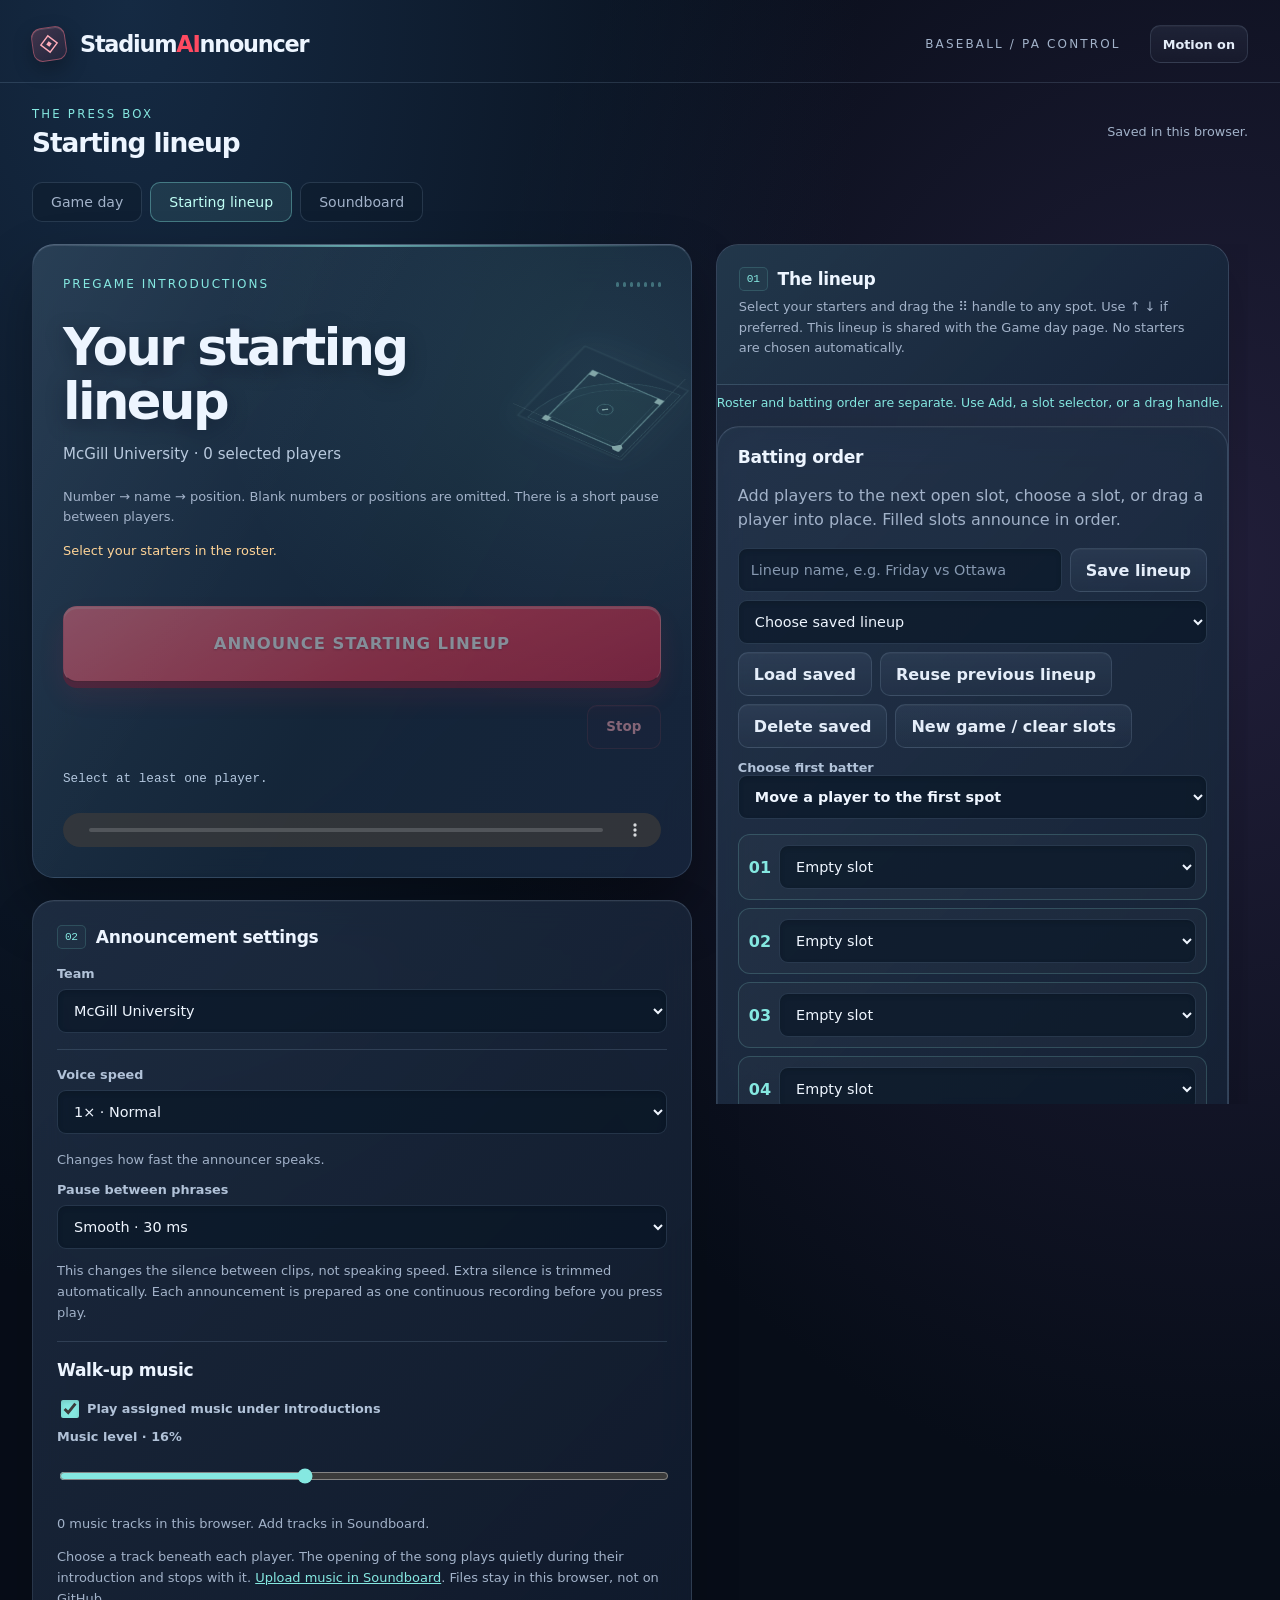
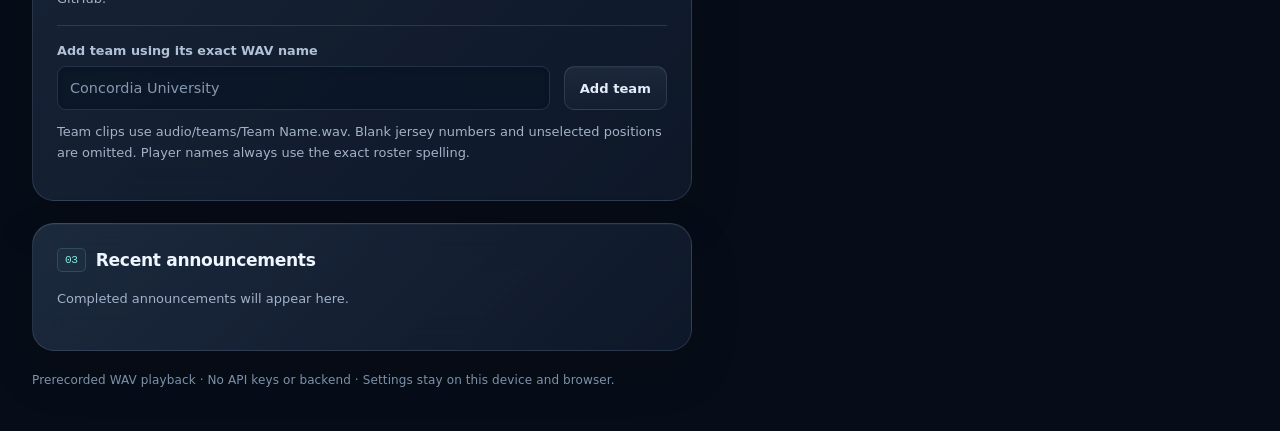
<file: starting-lineup.html>
<!doctype html>
<html lang="en"><head><meta charset="utf-8"><meta name="viewport" content="width=device-width,initial-scale=1"><title>Starting Lineup | StadiumAInnouncer</title><meta name="description" content="Modular baseball PA announcements using your prerecorded WAV clips."><link rel="icon" href="data:image/svg+xml,%3Csvg xmlns='http://www.w3.org/2000/svg' viewBox='0 0 32 32'%3E%3Crect width='32' height='32' rx='7' fill='%23b51e3b'/%3E%3Ctext x='7' y='24' fill='white' font-size='23' font-family='Arial'%3ES%3C/text%3E%3C/svg%3E"><style>
:root{color-scheme:dark;font-family:Inter,ui-sans-serif,system-ui,-apple-system,BlinkMacSystemFont,'Segoe UI',sans-serif;color:#edf5ff;background:#070d18;font-size:16px;--muted:#a2b2c9;--line:rgba(181,211,244,.15);--red:#ff4a61;--cyan:#85e8e1}
*{box-sizing:border-box}body{margin:0;min-height:100vh;background:radial-gradient(ellipse at 10% 0%,#152a43 0,transparent 45%),radial-gradient(ellipse at 95% 28%,#211e39 0,transparent 45%),#070d18}body:before{content:'';position:fixed;inset:0;pointer-events:none;background:repeating-linear-gradient(90deg,transparent 0,transparent 95px,#b7d4f704 96px),repeating-linear-gradient(0deg,transparent 0,transparent 95px,#b7d4f704 96px);z-index:-1}button,input,select{font:inherit}button{cursor:pointer}button:disabled{opacity:.48;cursor:not-allowed}button,input,select,summary{-webkit-tap-highlight-color:transparent}button:focus-visible,input:focus-visible,select:focus-visible,summary:focus-visible,[tabindex]:focus-visible{outline:3px solid var(--cyan);outline-offset:4px}
header{max-width:1504px;padding:25px 32px 19px;margin:auto;display:flex;align-items:center;gap:14px;border-bottom:1px solid var(--line)}header strong{font-size:1.4rem;letter-spacing:-.055em}header strong span{color:var(--red)}header p{margin:0 0 0 auto;color:var(--muted);font-size:.75rem;letter-spacing:.18em}.brand-mark{width:34px;height:34px;display:grid;place-items:center;border:1px solid #ff758973;border-radius:10px;background:linear-gradient(145deg,#ff718a33,#ae233317);box-shadow:0 8px 20px #0004,inset 0 1px 0 #ffffff26;transform:rotate(-8deg)}.brand-mark svg{width:22px;height:22px}.motion-toggle{margin-left:15px!important;font-size:.8rem!important;padding:8px 12px!important;min-height:38px!important}
main{max-width:1504px;margin:auto;padding:24px 32px}.topline{display:flex;align-items:center;justify-content:space-between;gap:16px;margin-bottom:24px}h1{font-size:1.65rem;letter-spacing:-.04em;margin:0}.desk-label{font-size:.73rem;letter-spacing:.19em;text-transform:uppercase;color:var(--cyan);margin-bottom:6px}.topline .help{font-size:.8rem}.layout{display:grid;grid-template-columns:minmax(0,1.24fr) minmax(400px,1fr);gap:24px;align-items:start}.layout>section{min-width:0}.panel{position:relative;background:linear-gradient(135deg,rgba(36,53,76,.73),rgba(15,25,43,.9));border:1px solid var(--line);border-top-color:#c2dcf332;border-radius:22px;padding:24px;margin-bottom:22px;box-shadow:0 20px 50px #00000029,inset 0 1px 0 #ffffff09;backdrop-filter:blur(20px);-webkit-backdrop-filter:blur(20px)}h2{font-size:1.07rem;letter-spacing:-.02em;margin:0 0 17px;display:flex;align-items:center;gap:10px}.section-index{font:500 .7rem ui-monospace,monospace;color:var(--cyan);padding:5px 7px;border:1px solid #85e8e129;border-radius:5px;background:#85e8e108}
.batter{isolation:isolate;overflow:hidden;padding:30px;background:linear-gradient(120deg,#243b52e8,#15273be8 55%,#17253cf2);border-top-color:#d1e7ff4a;box-shadow:0 30px 60px #0005,inset 0 1px 0 #e3f0ff20;perspective:900px}.batter:before{content:'';position:absolute;inset:0;z-index:-1;pointer-events:none;background:radial-gradient(ellipse at 85% 20%,#8ae8e219,transparent 48%),linear-gradient(120deg,#ffffff08,transparent 40%)}.batter:after{content:'';position:absolute;left:30px;right:30px;top:0;height:2px;background:linear-gradient(90deg,transparent,#89e7e29c,transparent);pointer-events:none}.eyebrow{font-size:.75rem;text-transform:uppercase;letter-spacing:.17em;color:var(--cyan);position:relative;z-index:1}.name{position:relative;z-index:1;font-size:clamp(2.6rem,4.1vw,4.2rem);font-weight:850;letter-spacing:-.05em;line-height:1.05;margin:28px 0 16px;max-width:80%;overflow-wrap:anywhere;text-shadow:0 5px 20px #07132160}.jersey{font:600 1.1rem ui-monospace,SFMono-Regular,monospace;color:#ff9aa8;letter-spacing:.03em;position:relative;z-index:1}.subtitle{color:#b9cade;font-size:.94rem;margin:9px 0 24px;position:relative;z-index:1;max-width:85%}.sequence{display:flex;flex-wrap:wrap;gap:7px;margin:20px 0 24px;position:relative;z-index:1}.clip{border:1px solid #cde6fa18;background:#05152565;border-radius:7px;padding:7px 9px;font-size:.78rem;color:#afc4d9;line-height:1.35}.clip.active{background:#85e8e122;border-color:#85e8e174;color:#aefaf4;box-shadow:0 0 18px #85e8e10d}
button{min-height:44px;background:linear-gradient(180deg,#b5d3fa14,#b5d3fa07);border:1px solid #b4d2f124;color:#e4edf9;border-radius:10px;padding:10px 15px;font-weight:600;box-shadow:inset 0 1px 0 #ffffff08;transition:background .18s,box-shadow .18s,transform .18s,border-color .18s}button:hover:not(:disabled){background-color:#bfd8fa12;border-color:#b4d2f14f;transform:translateY(-1px)}button:active:not(:disabled){transform:translateY(1px)}.primary{width:100%;min-height:76px;margin:0;background:linear-gradient(155deg,#ff7183,#f43a54 58%,#d72545);border:1px solid #ff97a373;border-bottom-color:#7e1928;color:white;font-size:1.03rem;letter-spacing:.15em;font-weight:800;border-radius:14px;box-shadow:0 6px 0 #851d35,0 14px 30px #fa395332,inset 0 2px 0 #ffbdc266;text-shadow:0 1px 2px #93152a80;position:relative;z-index:1}.primary:hover:not(:disabled){background-color:transparent;box-shadow:0 7px 0 #851d35,0 18px 40px #fa395342,inset 0 2px 0 #ffbdc266;transform:translateY(-1px)}.primary:active:not(:disabled){transform:translateY(4px);box-shadow:0 2px 0 #851d35,0 5px 15px #fa395332}.transport{display:grid;grid-template-columns:1fr 1fr auto;gap:9px;margin-top:23px}.transport button{font-size:.84rem;background:#09192b66}.transport .stop{color:#ffadba;background:#ff4a6109;border-color:#ff66722e;min-width:74px}.status{min-height:38px;margin:20px 0 0;font:400 .79rem/1.6 ui-monospace,monospace;color:#b3c7de;overflow-wrap:anywhere}audio{width:100%;height:34px;margin-top:6px;border-radius:8px;opacity:.83;display:block;color-scheme:dark}.meter{display:flex;align-items:center;gap:4px;height:18px;margin-left:auto}.meter i{width:3px;height:5px;border-radius:3px;background:#89e8e2;opacity:.35}.batter-top{display:flex;align-items:center;gap:12px;position:relative;z-index:1}body.is-playing .meter i{animation:meter .65s ease-in-out infinite alternate;opacity:1}body.is-playing .meter i:nth-child(2n){animation-delay:-.25s}body.is-playing .meter i:nth-child(3n){animation-delay:-.45s}
.diamond-art{position:absolute;width:200px;height:200px;right:-12px;top:58px;pointer-events:none;opacity:.56;z-index:0;transform-style:preserve-3d;transform:rotateX(48deg) rotateZ(-12deg);animation:float-diamond 10s ease-in-out infinite}.diamond-art svg{width:100%;height:100%;filter:drop-shadow(0 12px 10px #0007)}.diamond-art:after{content:'';position:absolute;inset:38px;border:1px solid #aaf4ee3d;transform:translateZ(-32px) rotate(45deg);box-shadow:0 0 35px #78e9ed13}.graphic-wrap{position:absolute;inset:0;pointer-events:none;transform:rotateX(var(--tilt-x,0deg)) rotateY(var(--tilt-y,0deg));transition:transform .5s ease}.batter>*:not(.graphic-wrap){position:relative}
.row{display:flex;gap:14px;align-items:end}.row>*{flex:1;min-width:0}label{display:block;font-size:.8rem;font-weight:550;color:#b1c2d8;margin:0 0 8px}input,select{width:100%;min-height:44px;border:1px solid #a7c7ea29;border-radius:9px;padding:10px 12px;background:#08142499;color:#eff6ff;font-size:.9rem;box-shadow:inset 0 2px 5px #0002}select{cursor:pointer;padding-right:22px}select option{background:#14243a;color:#f1f6ff}input::placeholder{color:#8698b0}.help{font-size:.81rem;color:var(--muted);line-height:1.6}.settings-panel .help{margin:12px 0}.settings-panel>div[style]{padding-top:17px;border-top:1px solid var(--line)}#teamForm{padding-top:17px;border-top:1px solid var(--line)}#teamForm button{flex:0 0 auto;font-size:.82rem}.settings-panel #speed{margin-bottom:4px}.history{padding-left:22px;margin-bottom:0;max-height:240px;overflow-y:auto}.history li{padding:10px 0;border-bottom:1px solid var(--line);font-size:.9rem;line-height:1.6}.history small{display:block;color:var(--muted);font-size:.78rem}.history li::marker{color:var(--cyan)}
.right-rail{position:sticky;top:20px;max-height:calc(100dvh - 40px);overflow-y:auto;overflow-x:hidden;padding:0 9px 0 0;scrollbar-gutter:stable;overscroll-behavior-y:contain;scrollbar-width:thin;scrollbar-color:#6c8ead70 transparent}.right-rail::-webkit-scrollbar,.scroll::-webkit-scrollbar{width:6px}.right-rail::-webkit-scrollbar-thumb,.scroll::-webkit-scrollbar-thumb{background:#6c8ead70;border-radius:6px}.roster-panel{padding:0;overflow:hidden}.roster-heading{padding:22px 22px 12px;background:linear-gradient(135deg,#23394cdd,#152237ee);border-bottom:1px solid var(--line)}.roster-heading h2{margin-bottom:6px}.roster-heading .help{margin:0}.toolbar{display:flex;gap:8px;margin:13px 0 0}.toolbar button{min-height:34px;font-size:.75rem;padding:7px 11px}.scroll{overflow:visible;max-height:none;padding:0 12px 10px}table{width:100%;border-collapse:separate;border-spacing:0}thead{position:absolute;width:1px;height:1px;overflow:hidden;clip-path:inset(50%)}tbody{display:block}tr{display:grid;grid-template-columns:24px minmax(0,1fr) 57px 32px;column-gap:10px;row-gap:5px;padding:15px 10px;border-bottom:1px solid #b5d5f311;position:relative;border-radius:10px;margin-top:3px;transition:background .2s}tr.selected{background:linear-gradient(90deg,#84e4de15,#84e4de03);box-shadow:inset 2px 0 0 #87e9e2}td{padding:0;min-width:0;border:0}td:first-child{grid-column:1;grid-row:1/3;display:flex;align-items:center;justify-content:center}td:nth-child(2){grid-column:2;grid-row:1;display:flex;align-items:center}td:nth-child(3){grid-column:3;grid-row:1/3;display:flex;align-items:center}td:nth-child(4){grid-column:2;grid-row:2}td:nth-child(5){grid-column:4;grid-row:1/3;display:flex;flex-direction:column;justify-content:center;gap:3px}td input[type=checkbox]{width:17px;height:17px;min-height:17px;accent-color:#8aeee5;cursor:pointer}td input[type=text]{width:100%;min-width:0;min-height:40px;padding:8px 4px;text-align:center;font:600 .94rem ui-monospace,monospace;background:#08142370}.playercell{min-width:0}.playercell button{text-align:left;min-height:32px;padding:3px 0;background:none;border:0;box-shadow:none;font-size:.88rem;font-weight:650;line-height:1.35;width:100%;color:#e7f0fb;overflow-wrap:anywhere}.playercell button:hover:not(:disabled){transform:none;color:var(--cyan);background:none}.playercell small{display:block;color:var(--muted)}td select{width:100%;min-width:0;min-height:30px;border-color:transparent;background:#07152533;padding:4px 20px 4px 0;border-radius:4px;color:#99afc8;font-size:.76rem}td select:hover{color:#e1efff}td:nth-child(5) button{min-height:30px;width:30px;padding:2px;border-color:#bad8ef11;background:#c0e1ff05;color:#a6b9d0;font-size:.9rem}summary{cursor:pointer;font-size:.96rem;font-weight:650;min-height:32px;line-height:1.5}summary::marker{color:#91d8d6}.files{padding:0;list-style:none;max-height:300px;overflow:auto;scrollbar-width:thin}.files li{font-size:.78rem;padding:10px 0;border-bottom:1px solid var(--line);overflow-wrap:anywhere;line-height:1.5}.ok{color:#94ddbf}.bad{color:#ff9dae}.muted{color:var(--muted)}footer{font-size:.75rem;color:#849ab4;padding:0 0 18px;letter-spacing:.01em}#check{font-size:.82rem}.audio-panel{background:linear-gradient(140deg,#203245bb,#101c30e6)}
@keyframes float-diamond{0%,100%{transform:translateY(0) rotateX(48deg) rotateZ(-12deg)}50%{transform:translateY(-10px) rotateX(55deg) rotateZ(-3deg)}}@keyframes meter{to{height:17px}}.motion-off .diamond-art,.motion-off .meter i{animation:none!important}.motion-off .graphic-wrap{transform:none!important}
@media(min-width:1600px){main{padding-top:30px}.name{font-size:4.4rem}.batter{padding:36px}}
@media(max-width:1050px){.layout{grid-template-columns:minmax(0,1.1fr) minmax(350px,1fr);gap:18px}main{padding:20px}header{padding:20px}.batter{padding:24px}.panel{padding:20px}.roster-panel{padding:0}.name{font-size:2.85rem}.diamond-art{width:160px;height:160px;right:-20px;opacity:.4}}
@media(max-width:820px){header p{display:none}.layout{grid-template-columns:1fr}.right-rail{position:static;max-height:none;overflow:visible;padding:0}.roster-panel .scroll{max-height:65dvh;overflow-y:auto;overscroll-behavior-y:auto;scrollbar-gutter:stable}.topline{margin-bottom:18px}.topline .help{max-width:140px;text-align:right;font-size:.73rem}.name{font-size:clamp(2.4rem,8vw,4rem)}.diamond-art{width:190px;height:190px;opacity:.5}.panel{margin-bottom:18px}.motion-toggle{margin-left:auto!important}.roster-heading{padding:20px}.history{max-height:180px}}
@media(max-width:450px){main{padding:18px 12px}header{padding:18px 14px;gap:9px}header strong{font-size:1.15rem}.brand-mark{width:29px;height:29px}.motion-toggle{font-size:.7rem!important;padding:6px 8px!important}h1{font-size:1.4rem}.desk-label{font-size:.66rem}.batter{padding:23px 18px}.panel{border-radius:18px}.name{max-width:90%;font-size:2.65rem}.diamond-art{width:135px;height:135px;right:-26px;top:70px;opacity:.32}.sequence{gap:5px}.clip{font-size:.72rem;padding:6px 7px}.transport{gap:6px}.transport button{font-size:.76rem;padding:9px 6px}.transport .stop{min-width:57px}.row{flex-wrap:wrap}.row>*{flex-basis:130px}#teamForm button{width:100%}.status{font-size:.73rem}.scroll{padding:0 7px 7px}tr{column-gap:7px;grid-template-columns:21px minmax(0,1fr) 49px 30px;padding:13px 7px}.playercell button{font-size:.83rem}}
@media(prefers-reduced-motion:reduce){*,*:before,*:after{animation:none!important;transition:none!important;scroll-behavior:auto!important}.graphic-wrap{transform:none!important}}

.page-tabs{display:flex;gap:8px;margin:0 0 22px}.page-tabs a{padding:11px 18px;border:1px solid var(--line);border-radius:10px;color:var(--muted);text-decoration:none;font-size:.88rem;background:#0c1a2b80}.page-tabs a[aria-current]{color:#c0fff5;background:#85e8e11a;border-color:#85e8e15e}.page-tabs a:focus-visible{outline:3px solid var(--cyan);outline-offset:3px}
[hidden]{display:none!important}.starting-card .name{font-size:clamp(2rem,4vw,3.3rem)}.starting-card .sequence{display:flex;flex-direction:column;max-height:370px;overflow-y:auto;padding-right:5px;scrollbar-width:thin}.lineup-entry{display:flex;align-items:center;gap:12px;border:1px solid #b3dafa1c;border-radius:10px;padding:13px;background:#06162566}.lineup-entry.active{border-color:#85e8e18c;background:#85e8e11b}.lineup-entry .order{font:600 .85rem ui-monospace,monospace;color:var(--cyan);min-width:26px}.lineup-entry strong{display:block;font-size:.98rem}.lineup-entry small{display:block;color:var(--muted);font-size:.8rem;margin-top:5px}.lineup-transport{display:flex;justify-content:flex-end}.lineup-transport #previous,.lineup-transport #next{display:none}.starting-card #batterNumber{display:none}.starting-card .primary{letter-spacing:.055em}#lineupWarning{color:#ffd497}
</style><link rel="stylesheet" href="stadium-extras.css?v=1"><link rel="stylesheet" href="lineup-manager.css?v=3"></head><body><header><div class="brand-mark" aria-hidden="true"><svg viewBox="0 0 24 24" fill="none"><path d="M12 3 21 12 12 21 3 12Z" stroke="#ffacb9" stroke-width="1.5"/><path d="m9 12 3-3 3 3-3 3Z" fill="#ffacb9"/></svg></div><strong>Stadium<span>AI</span>nnouncer</strong><p>BASEBALL / PA CONTROL</p><button id="motionToggle" class="motion-toggle" type="button" aria-pressed="true" aria-label="Toggle decorative motion">Motion on</button></header><main><div class="topline"><div><div class="desk-label">The press box</div><h1>Starting lineup</h1></div><span class="help" id="saveStatus">Settings save in this browser.</span></div><nav class="page-tabs" aria-label="Announcer pages"><a href="index.html" >Game day</a><a href="starting-lineup.html" aria-current="page">Starting lineup</a><a href="soundboard.html">Soundboard</a></nav><div class="layout"><section><div class="panel batter starting-card"><div class="graphic-wrap" aria-hidden="true"><div class="diamond-art"><svg viewBox="0 0 200 200" fill="none"><path d="M100 183 22 105A110 110 0 0 1 178 105Z" fill="#72d3ca0a" stroke="#a5f4ec" stroke-opacity=".25"/><path d="M100 163 43 106A80 80 0 0 1 157 106Z" stroke="#a5f4ec" stroke-opacity=".16"/><path d="m100 170-60-60 60-60 60 60Z" fill="#7fdace0c" stroke="#bafbf2" stroke-width="1.4" stroke-opacity=".65"/><path d="m100 170-88-88m88 88 88-88" stroke="#cffcf3" stroke-opacity=".2"/><path d="m100 50 5 5-5 5-5-5Zm55 55 5 5-5 5-5-5Zm-115 0 5 5-5 5-5-5Zm55 60h10v5l-5 5-5-5Z" fill="#d1fff3"/><circle cx="100" cy="110" r="8" stroke="#9beee2" stroke-opacity=".5"/><path d="M97 110h6" stroke="#d1fff3" stroke-width="2"/></svg></div></div><div class="batter-top"><div class="eyebrow" id="slot">Current batter</div><div class="meter" aria-hidden="true"><i></i><i></i><i></i><i></i><i></i><i></i><i></i></div></div><div class="name" id="batterName"></div><div class="jersey" id="batterNumber"></div><div class="subtitle" id="batterDetails"></div><p class="help">Number → name → position. Blank numbers or positions are omitted. There is a short pause between players.</p><p id="lineupWarning" class="help"></p><div class="sequence" id="sequence" aria-label="Starting lineup in announcement order"></div><button class="primary" id="announce">ANNOUNCE STARTING LINEUP</button><div class="transport lineup-transport"><button id="previous">← Previous</button><button id="next">Next batter →</button><button class="stop" id="stop" disabled>Stop</button></div><p class="status" id="status" role="status" aria-live="polite">Ready. Check audio before your first announcement.</p><audio id="audio" controls preload="auto" aria-label="Announcement audio"></audio></div><div class="panel settings-panel"><h2><span class="section-index">02</span> Announcement settings</h2><div class="row"><div><label for="team">Team</label><select id="team"></select></div><div hidden><label for="position">Selected player position</label><select id="position"></select></div></div><div style="margin-top:16px"><label for="speed">Voice speed</label><select id="speed"><option value="0.85">0.85× · Slower</option><option value="1">1× · Normal</option><option value="1.1">1.1× · Slightly faster</option><option value="1.25">1.25× · Faster</option><option value="1.5">1.5× · Fastest</option></select><p class="help">Changes how fast the announcer speaks.</p><label for="gap">Pause between phrases</label><select id="gap"><option value="0">Tight · no added pause</option><option value="30">Smooth · 30 ms</option><option value="60">Relaxed · 60 ms</option><option value="100">Measured · 100 ms</option><option value="150">Spacious · 150 ms</option><option value="200">Long pause · 200 ms</option><option value="400">Very long pause · 400 ms</option></select><p class="help">This changes the silence between clips, not speaking speed. Extra silence is trimmed automatically. Each announcement is prepared as one continuous recording before you press play.</p></div><div class="music-settings"><h2>Walk-up music</h2><label><input type="checkbox" id="walkupEnabled">Play assigned music under introductions</label><label for="walkupVolume">Music level · <span id="walkupLevel">16%</span></label><input id="walkupVolume" type="range" min="0" max="40" step="1" value="16"><p class="help" id="musicLibraryStatus">Loading your music library…</p><p class="help">Choose a track beneath each player. The opening of the song plays quietly during their introduction and stops with it. <a href="soundboard.html">Upload music in Soundboard</a>. Files stay in this browser, not on GitHub.</p></div><form id="teamForm" class="row" style="margin-top:16px"><div><label for="newTeam">Add team using its exact WAV name</label><input id="newTeam" placeholder="Concordia University" maxlength="100" required></div><button type="submit">Add team</button></form><p class="help">Team clips use audio/teams/Team Name.wav. Blank jersey numbers and unselected positions are omitted. Player names always use the exact roster spelling.</p></div><div class="panel"><h2><span class="section-index">03</span> Recent announcements</h2><p class="help" id="emptyHistory">Completed announcements will appear here.</p><ol class="history" id="history"></ol></div></section><section class="right-rail" aria-label="Roster and audio checklist" tabindex="0"><div class="panel roster-panel"><div class="roster-heading"><h2><span class="section-index">01</span> The lineup</h2><p class="help">Select your starters and drag the ⠿ handle to any spot. Use ↑ ↓ if preferred. This lineup is shared with the Game day page. No starters are chosen automatically.</p><div class="toolbar"><button id="all">Select all</button><button id="none">Clear lineup</button></div></div><p class="reorder-status" id="reorderStatus" role="status" aria-live="polite"></p><div class="scroll" tabindex="0" aria-label="Scrollable player roster"><table><thead><tr><th>In</th><th>Player</th><th>Jersey</th><th>Position</th><th>Order</th></tr></thead><tbody id="roster"></tbody></table></div></div><div class="panel audio-panel"><details><summary>Audio checklist</summary><p class="help">Michael Zampardi needs his own name WAV. Upload player recordings in the roster. Check all roster clips and the selected team's clip on your website. This checks that each WAV loads, not whether the spoken name is correct.</p><button id="check">Check audio files</button><p class="help" id="checkStatus">Check that all required recordings are ready to play.</p><ul class="files" id="files"></ul><details><summary>Additional number clips included</summary><p class="help">These clips are included alongside Number One.wav through Number Ten.wav. Use Check audio files above to verify loading.</p><ul class="files" id="missingNumbers"></ul></details></details></div></section></div><footer>Prerecorded WAV playback · No API keys or backend · Settings stay on this device and browser.</footer></main><script src="stadium-media.js?v=3"></script><script src="lineup-model.js?v=3"></script><script>
'use strict';
const IS_STARTING_LINEUP=true;
// Single-page, dependency-free application. Audio paths are relative to index.html.
const originalRoster=[[23,'Dylan Yang'],['','Reid Weinstein'],['','Justin Vaillancourt'],['','Matthew McKay'],[20,'Will Greer'],[5,'Agastya Kushari'],[6,'Gabriel Maffucci-Fitanides'],[16,'Radbod Yazdanfar'],[12,'Tate Spence'],[7,'Marcus De La Cruz'],['','Keane Santos'],['','Matthew Baici'],['','Sri Paturi'],[52,'Alex Strapko'],[10,'Xavier Felx'],[17,'Sam Walsh'],['','Andrew Mueller'],['','Vincent Douville'],[29,'Bentley Dodson'],[45,'Dawson Kusel'],[13,'Gabriel Recque-Cruz'],['','Michael Zampardi'],['','William Durnford'],['','Matt Weitzman'],['','Owen Wong'],[37,'Davis Nickel'],['','Gabriel Vaillancourt'],[8,'Nathaniel Steffler'],[9,'Robby Glusker']];
const positions={'':'Position not set','Pitcher':'The Pitcher','Catcher':'The Catcher','First Baseman':'The First Baseman','Second Baseman':'The Second Baseman','Third Baseman':'The Third Baseman','Shortstop':'The Shortstop','Left Fielder':'Left Fielder','Center Fielder':'The Center Fielder','Right Fielder':'The Right Fielder','Designated Hitter':'The Designated Hitter'};
const small=['Zero','One','Two','Three','Four','Five','Six','Seven','Eight','Nine','Ten','Eleven','Twelve','Thirteen','Fourteen','Fifteen','Sixteen','Seventeen','Eighteen','Nineteen'];
function numberWords(n){if(n==='00')return 'Zero Zero';const v=Number(n);return v<20?small[v]:['','','Twenty','Thirty','Forty','Fifty','Sixty','Seventy','Eighty','Ninety'][Math.floor(v/10)]+(v%10?' '+small[v%10]:'');}
const $=id=>document.getElementById(id), key='stadiumainnouncer.modular.v1';
const includedTeams=["La Fléche","Carleton University","Ottawa University","Drummondville","éduoard mont-pétit","Université de Montréal","John Abbott College","McGill University"];
let state={players:originalRoster.map(([number,name],id)=>({id,name,number:String(number),position:'',active:false})),teams:[...includedTeams],team:'McGill University',current:0};
try {const saved=JSON.parse(localStorage.getItem(key));if(saved && Array.isArray(saved.players) && Array.isArray(saved.teams))state=saved;}catch(e){}
state=LineupModel.normalize(state);

state.teams=[...new Set([...includedTeams,...state.teams])];
state.gapMs=[0,30,60,100,150,200,400].includes(state.gapMs)?state.gapMs:30;
state.speed=[0.85,1,1.1,1.25,1.5].includes(state.speed)?state.speed:1;
state.walkupEnabled=state.walkupEnabled!==false;
state.walkupVolume=Number.isFinite(state.walkupVolume)&&state.walkupVolume>=0&&state.walkupVolume<=.4?state.walkupVolume:.16;
let busy=false,history=[],checks=new Map(),checkRun=false;
const audio=$('audio');
function save(){try{localStorage.setItem(key,JSON.stringify(state));$('saveStatus').textContent='Saved in this browser.';}catch(e){$('saveStatus').textContent='Browser storage unavailable. Changes last until this page closes.';}}
function lineup(){return state.slots.map(id=>state.players.find(p=>p.id===id)).filter(Boolean)}
function current(){const list=lineup();return list.find(p=>p.id===state.current)||list[0]}
function path(folder,name){return 'audio/'+folder+'/'+name+'.wav'}
function url(p){return p.split('/').map(encodeURIComponent).join('/')+(p.startsWith('audio/positions/')?'?voice=positions-v2':'')}
function playerIntro(p,i=lineup().findIndex(x=>x.id===p.id)){const phrase=LineupModel.phrase(i);return [...(state.introStyle==='names'?[]:[state.orderClips[phrase]?'local:'+state.orderClips[phrase]:path('phrases',phrase)]),...(p.position?[path('positions',positions[p.position])]:[]),(p.nameAudioId?'local:'+p.nameAudioId:path('players',p.name))];}
function segments(p){return p?lineup().flatMap(playerIntro):[];}
function renderStartingLineup(){
 const list=lineup();$('slot').textContent='Pregame introductions';$('batterName').textContent='Your starting lineup';$('batterDetails').textContent=state.team+' · '+list.length+' selected players';
 const incomplete=list.filter(p=>!p.position);
 $('lineupWarning').textContent=!list.length?'Select your starters in the roster.':(list.length>10?'You have '+list.length+' players selected. Check that only your starters are included. ':'')+(incomplete.length?incomplete.length+' player(s) have a blank position. Those parts will not be spoken.':'');
 $('sequence').replaceChildren(...list.map((p,i)=>{const row=node('div',undefined,'lineup-entry');row.append(node('span',String(i+1).padStart(2,'0'),'order'));const details=node('div');details.append(node('strong',LineupModel.phrase(i)+' · '+p.name),node('small',p.position||'Position not set'));row.append(details);return row;}));
}

function node(tag,text,cls){const e=document.createElement(tag);if(text!==undefined)e.textContent=text;if(cls)e.className=cls;return e;}
function fillPositions(select,value){select.replaceChildren();for(const [k,v]of Object.entries(positions)){const o=node('option',k||v);o.value=k;select.append(o)}select.value=value;}
function render(){const p=current();if(p)state.current=p.id;$('slot').textContent=p?'Current batter · '+(lineup().findIndex(x=>x.id===p.id)+1)+' / '+lineup().length:'Current batter';$('batterName').textContent=p?p.name:'Set your lineup';$('batterNumber').textContent=p?(p.number!==''?'#'+p.number:'Jersey number not set'):'';$('batterDetails').textContent=p?state.team+' · '+(p.position||'Position not set'):'Select at least one player below.';$('sequence').replaceChildren(...segments(p).map(s=>node('span',s.split('/').pop().slice(0,-4),'clip')));$('team').replaceChildren(...state.teams.map(t=>{const o=node('option',t);o.value=t;return o}));$('team').value=state.team;fillPositions($('position'),p?p.position:'');$('position').disabled=!p||busy;$('announce').disabled=!p||busy;$('previous').disabled=!p||busy;$('next').disabled=!p||busy;$('stop').disabled=!busy;$('team').disabled=busy;if(window.RosterUI)RosterUI.render();$('all').disabled=busy;$('none').disabled=busy;for(const e of $('teamForm').elements)e.disabled=busy;$('gap').value=String(state.gapMs);$('gap').disabled=busy;$('speed').value=String(state.speed);renderStartingLineup();if(!busy)prepareCurrent();}
function message(t){$('status').textContent=t}
// Decode and join WAV samples locally. Playback still uses one ordinary audio element.
const clipCache=new Map(), announcementCache=new Map();
let prepared=null, preparingKey='', preparationError='', preparationToken=0;
const OUTPUT_RATE=48000;
function decodeWav(bytes){
 const v=new DataView(bytes),tag=o=>String.fromCharCode(...new Uint8Array(bytes,o,4));
 if(v.byteLength<44||tag(0)!=='RIFF'||tag(8)!=='WAVE')throw Error('Not a supported WAV file');
 let format,channels,rate,bits,block,dataOffset,dataLength;
 for(let o=12;o+8<=v.byteLength;){const size=v.getUint32(o+4,true),start=o+8;if(start+size>v.byteLength)throw Error('Incomplete WAV file');
  if(tag(o)==='fmt '){if(size<16)throw Error('Invalid WAV format');format=v.getUint16(start,true);channels=v.getUint16(start+2,true);rate=v.getUint32(start+4,true);block=v.getUint16(start+12,true);bits=v.getUint16(start+14,true);if(format===65534&&size>=40)format=v.getUint16(start+24,true);}
  if(tag(o)==='data'){dataOffset=start;dataLength=size;}o=start+size+(size%2);
 }
 if(!dataLength||!channels||channels>8||rate<8000||rate>192000||![1,3].includes(format)||!(format===1?[8,16,24,32]:[32,64]).includes(bits)||block!==channels*bits/8)throw Error('Use an uncompressed PCM WAV file');
 const count=Math.floor(dataLength/block),mono=new Float32Array(count),width=bits/8;
 for(let i=0;i<count;i++){let total=0;for(let c=0;c<channels;c++){const o=dataOffset+i*block+c*width;let x;
  if(format===3)x=bits===32?v.getFloat32(o,true):v.getFloat64(o,true);
  else if(bits===8)x=(v.getUint8(o)-128)/128;
  else if(bits===16)x=v.getInt16(o,true)/32768;
  else if(bits===24){let n=v.getUint8(o)|(v.getUint8(o+1)<<8)|(v.getUint8(o+2)<<16);if(n&8388608)n-=16777216;x=n/8388608;}
  else x=v.getInt32(o,true)/2147483648;
  total+=Number.isFinite(x)?x:0;
 }mono[i]=total/channels;}
 if(rate===OUTPUT_RATE)return mono;
 const out=new Float32Array(Math.round(count*OUTPUT_RATE/rate));for(let i=0;i<out.length;i++){const at=i*rate/OUTPUT_RATE,j=Math.floor(at),fraction=at-j;out[i]=mono[Math.min(j,count-1)]*(1-fraction)+mono[Math.min(j+1,count-1)]*fraction;}return out;
}
function trimEdges(samples){
 // Only remove quiet edges, never pauses inside a word or phrase.
 const windowSize=240,levels=[];let peak=0;
 for(let i=0;i<samples.length;i+=windowSize){let sum=0,end=Math.min(samples.length,i+windowSize);for(let j=i;j<end;j++)sum+=samples[j]*samples[j];const rms=Math.sqrt(sum/(end-i));levels.push(rms);peak=Math.max(peak,rms);}
 if(peak<0.0001)throw Error('Recording is silent');
 const threshold=Math.max(0.0004,peak*0.01);let first=levels.findIndex(x=>x>threshold),last=levels.length-1;while(last>first&&levels[last]<=threshold)last--;
 const begin=Math.max(0,first*windowSize-1440),end=Math.min(samples.length,(last+1)*windowSize+1920),out=samples.slice(begin,end);
 // A two-millisecond fade at each edge prevents waveform clicks.
 const fade=Math.min(96,Math.floor(out.length/2));for(let i=0;i<fade;i++){out[i]*=i/fade;out[out.length-1-i]*=i/fade;}return out;
}
async function loadClip(file){
 if(file.startsWith('local:')){const blob=await StadiumMedia.getBlob(file.slice(6));return trimEdges(decodeWav(await blob.arrayBuffer()));}
 if(clipCache.has(file))return clipCache.get(file);
 const pending=(async()=>{const controller=new AbortController(),timer=setTimeout(()=>controller.abort(),20000);try{
  const response=await fetch(url(file),{signal:controller.signal});if(!response.ok)throw Error('HTTP '+response.status);
  return trimEdges(decodeWav(await response.arrayBuffer()));
 }catch(e){throw Error(file+': '+(e.name==='AbortError'?'Loading timed out':e.message));}finally{clearTimeout(timer)}})();
 clipCache.set(file,pending);pending.catch(()=>clipCache.delete(file));return pending;
}
function joinWav(clips,gapMs,playerEnds=[]){
 const gaps=clips.map((c,i)=>Math.round((playerEnds.includes(i)?650:gapMs)*OUTPUT_RATE/1000)),length=clips.reduce((sum,c)=>sum+c.length,0)+gaps.slice(0,-1).reduce((sum,n)=>sum+n,0),bytes=new ArrayBuffer(44+length*2),v=new DataView(bytes);
 const write=(at,s)=>{for(let i=0;i<s.length;i++)v.setUint8(at+i,s.charCodeAt(i));};
 write(0,'RIFF');v.setUint32(4,36+length*2,true);write(8,'WAVE');write(12,'fmt ');v.setUint32(16,16,true);v.setUint16(20,1,true);v.setUint16(22,1,true);v.setUint32(24,OUTPUT_RATE,true);v.setUint32(28,OUTPUT_RATE*2,true);v.setUint16(32,2,true);v.setUint16(34,16,true);write(36,'data');v.setUint32(40,length*2,true);
 let cursor=0;const starts=[];clips.forEach((clip,i)=>{starts.push(cursor/OUTPUT_RATE);for(const x of clip){const s=Math.max(-1,Math.min(1,x));v.setInt16(44+cursor++*2,Math.round(s*(s<0?32768:32767)),true);}if(i<clips.length-1)cursor+=gaps[i];});return {bytes,starts,duration:length/OUTPUT_RATE};
}
function walkupPlan(){return {enabled:state.walkupEnabled,volume:state.walkupVolume,ids:(IS_STARTING_LINEUP?lineup():(current()?[current()]:[])).map(p=>p.musicId||''),revision:StadiumMedia.revision()};}
function sequenceKey(paths){return JSON.stringify([state.gapMs,paths,walkupPlan()]);}
async function buildAnnouncement(paths,gapMs){
 const plan=walkupPlan(),key=JSON.stringify([gapMs,paths,plan]);if(announcementCache.has(key))return announcementCache.get(key);
 let offset=0;const groupStarts=[],playerEnds=[];for(const p of lineup()){groupStarts.push(offset);offset+=playerIntro(p).length;playerEnds.push(offset-1);}
 const result=joinWav(await Promise.all(paths.map(loadClip)),gapMs,playerEnds);await StadiumMedia.mix(result,plan,groupStarts.map(i=>result.starts[i]));const record={key,starts:groupStarts.map(i=>result.starts[i]),duration:result.duration,source:URL.createObjectURL(new Blob([result.bytes],{type:'audio/wav'}))};
 announcementCache.set(key,record);
 // Keep a small cache of complete sentences; original decoded clips are reused.
 while(announcementCache.size>8){const oldest=announcementCache.keys().next().value;if(oldest===prepared?.key){const keep=announcementCache.get(oldest);announcementCache.delete(oldest);announcementCache.set(oldest,keep);continue;}URL.revokeObjectURL(announcementCache.get(oldest).source);announcementCache.delete(oldest);}
 return record;
}
function applyVoiceSpeed(){audio.defaultPlaybackRate=state.speed;audio.playbackRate=state.speed;audio.preservesPitch=true;audio.webkitPreservesPitch=true;}
function readyMessage(){return 'Ready · '+(prepared.duration/state.speed).toFixed(2)+' seconds · Voice '+state.speed+'× · Added pause '+state.gapMs+' ms';}
function prepareCurrent(){
 if(busy)return;const paths=segments(current()),key=sequenceKey(paths);
 if(!paths.length){preparationToken++;preparingKey='';prepared=null;audio.removeAttribute('src');audio.load();message('Select at least one player.');return;}
 if(prepared?.key===key){$('announce').disabled=false;applyVoiceSpeed();message(readyMessage());return;}
 if(preparingKey===key)return;
 prepared=null;preparationError='';audio.pause();audio.removeAttribute('src');audio.load();preparingKey=key;const token=++preparationToken;
 $('announce').disabled=true;$('announce').textContent='PREPARING…';message('Preparing the full starting lineup…');
 buildAnnouncement(paths,state.gapMs).then(result=>{
  if(token!==preparationToken)return;prepared=result;preparingKey='';audio.src=result.source;audio.load();$('announce').disabled=false;$('announce').textContent='ANNOUNCE STARTING LINEUP';applyVoiceSpeed();message(readyMessage());
 }).catch(e=>{if(token!==preparationToken)return;preparingKey='';preparationError=e.message;$('announce').disabled=false;$('announce').textContent='RETRY AUDIO';message('Could not prepare: '+e.message);});
}
function finish(text){busy=false;audio.pause();render();message(text);}
function playPrepared(){
 if(busy||!current())return;
 if(!prepared||prepared.key!==sequenceKey(segments(current()))){prepareCurrent();return;}
 busy=true;audio.currentTime=0;render();message('Announcing the starting lineup…');
 // Called directly from the tap so mobile browsers allow audio playback.
 applyVoiceSpeed();const attempt=audio.play();if(attempt)attempt.catch(e=>{if(!busy)return;finish(e.name==='NotAllowedError'?'Tap ANNOUNCE to allow playback.':'Playback failed. Tap ANNOUNCE to retry.');});
}
audio.addEventListener('error',()=>{if(busy)finish('The prepared audio could not play. Tap ANNOUNCE to retry.');});
audio.addEventListener('timeupdate',()=>{if(!busy||!prepared)return;let active=0;prepared.starts.forEach((t,i)=>{if(audio.currentTime>=t)active=i});[...$('sequence').children].forEach((e,i)=>e.classList.toggle('active',i===active));});
audio.addEventListener('loadedmetadata',applyVoiceSpeed);
audio.addEventListener('play',()=>{applyVoiceSpeed();if(!busy&&prepared){busy=true;render();message('Announcing '+current().name+'…');}});
audio.addEventListener('ended',()=>{if(!busy)return;const p=current();history.unshift({name:'Starting lineup · '+lineup().length+' players',team:state.team,number:'',position:'',time:new Date().toLocaleTimeString([], {hour:'2-digit',minute:'2-digit'})});history=history.slice(0,30);$('history').replaceChildren(...history.map(h=>{const li=node('li',(h.number!==''?'#'+h.number+' · ':'')+h.name);li.append(node('small',h.time+' · '+h.team+(h.position?' · '+h.position:'')));return li}));$('emptyHistory').hidden=true;finish('Starting lineup announcement complete.');});
$('announce').onclick=playPrepared;
$('stop').onclick=()=>{if(busy){audio.pause();audio.currentTime=0;finish('Announcement stopped.');}};
$('speed').onchange=()=>{state.speed=Number($('speed').value);applyVoiceSpeed();save();if(busy)message('Announcing the starting lineup at '+state.speed+'×');else if(prepared)message(readyMessage());};
$('gap').onchange=()=>{state.gapMs=Number($('gap').value);save();render();};
function advance(d){const list=lineup();if(busy||!list.length)return;state.current=list[(list.findIndex(p=>p.id===current().id)+d+list.length)%list.length].id;save();render()}
$('previous').onclick=()=>advance(-1);$('next').onclick=()=>advance(1);$('position').onchange=()=>{current().position=$('position').value;save();render()};$('team').onchange=()=>{state.team=$('team').value;save();render()};$('teamForm').onsubmit=e=>{e.preventDefault();const t=$('newTeam').value.trim().replace(/\.wav$/i,'');if(!t||/[\\/]/.test(t)){message('Use a team filename without a folder path.');return}if(!state.teams.includes(t))state.teams.push(t);state.team=t;$('newTeam').value='';save();render()};$('all').onclick=()=>{state.slots=state.players.map(p=>p.id);save();render()};$('none').onclick=()=>{state.slots=Array(9).fill(null);save();render()};
function requiredFiles(){
const files=[path('phrases','Now Batting For'),path('teams',state.team)];
for(const [label,filename] of Object.entries(positions))if(label)files.push(path('positions',filename));
for(const p of state.players){files.push((p.nameAudioId?'local:'+p.nameAudioId:path('players',p.name)));if(p.number!=='')files.push(path('numbers','Number '+numberWords(p.number)));}
if(IS_STARTING_LINEUP)files.push(...segments(current()));return [...new Set(files)];
}
function probe(file){if(file.startsWith('local:'))return loadClip(file).then(()=>true,()=>false);return new Promise(resolve=>{const a=document.createElement('audio');let timer;const done=ok=>{clearTimeout(timer);a.onloadeddata=null;a.onerror=null;a.removeAttribute('src');a.load();resolve(ok)};a.preload='auto';a.onloadeddata=()=>done(true);a.onerror=()=>done(false);timer=setTimeout(()=>done(false),12000);a.src=url(file);a.load();});}
$('check').onclick=async()=>{if(checkRun)return;if(location.protocol==='file:'){$('checkStatus').textContent='For reliable checks, open the GitHub Pages URL with your audio folder uploaded.';return}checkRun=true;$('check').disabled=true;const files=requiredFiles();let done=0,failed=0;$('files').replaceChildren();for(let i=0;i<files.length;i+=4){const group=files.slice(i,i+4);const results=await Promise.all(group.map(probe));results.forEach((ok,j)=>{checks.set(group[j],ok);done++;if(!ok)failed++;$('files').append(node('li',(ok?'Loaded: ':'Missing or unreadable: ')+group[j],ok?'ok':'bad'))});$('checkStatus').textContent=done+' / '+files.length+' checked · '+failed+' missing or unreadable.';}checkRun=false;$('check').disabled=false;};
[12,13,16,17,20,22,23,29,37,45,52].forEach(n=>$('missingNumbers').append(node('li',path('numbers','Number '+numberWords(String(n))))));render();

const motionButton=$('motionToggle'),batterCard=document.querySelector('.batter');
let decorativeMotion=!window.matchMedia('(prefers-reduced-motion: reduce)').matches;
try{const choice=localStorage.getItem('stadiumainnouncer.motion');if(choice!==null)decorativeMotion=choice==='on';}catch(e){}
function setMotion(){document.body.classList.toggle('motion-off',!decorativeMotion);motionButton.textContent=decorativeMotion?'Motion on':'Motion off';motionButton.setAttribute('aria-pressed',String(decorativeMotion));}
motionButton.onclick=()=>{decorativeMotion=!decorativeMotion;setMotion();try{localStorage.setItem('stadiumainnouncer.motion',decorativeMotion?'on':'off');}catch(e){}};
setMotion();
batterCard.addEventListener('pointermove',event=>{if(!decorativeMotion||event.pointerType!=='mouse')return;const r=batterCard.getBoundingClientRect();batterCard.style.setProperty('--tilt-x',((.5-(event.clientY-r.top)/r.height)*5)+'deg');batterCard.style.setProperty('--tilt-y',(((event.clientX-r.left)/r.width-.5)*7)+'deg');});
batterCard.addEventListener('pointerleave',()=>{batterCard.style.setProperty('--tilt-x','0deg');batterCard.style.setProperty('--tilt-y','0deg');});
audio.addEventListener('playing',()=>document.body.classList.add('is-playing'));
for(const event of ['pause','ended','error','emptied'])audio.addEventListener(event,()=>document.body.classList.remove('is-playing'));

</script><script src="stadium-roster.js?v=3"></script></body></html>
</file>
<file: stadium-extras.css>
.page-tabs{flex-wrap:wrap}.music-settings{border-top:1px solid var(--line);margin-top:18px;padding-top:18px}.music-settings a,.library-link{color:var(--cyan)}.music-settings input[type=checkbox]{width:18px;min-height:18px;vertical-align:middle;margin-right:8px;accent-color:var(--cyan)}.music-settings input[type=range]{padding:0;box-shadow:none;accent-color:var(--cyan)}.walkup-cell{grid-column:2/4!important;grid-row:3!important;display:block!important}.walkup-cell select{width:100%;min-height:34px;font-size:.76rem;padding:5px;background:#7cebd408;color:#aad8ce;border:1px solid #7cebd421}.walkup-cell label{font-size:.7rem;margin:4px 0;color:#97afa9}td:nth-child(5){grid-row:1/4}.drag-handle{touch-action:none;cursor:grab!important;user-select:none!important;font-size:1.15rem!important;min-height:38px!important;color:var(--cyan)!important}.drag-handle:active{cursor:grabbing!important}.drag-source{opacity:.35}.drop-before{box-shadow:inset 0 3px 0 #89eee3!important}.drop-after{box-shadow:inset 0 -3px 0 #89eee3!important}.drag-ghost{position:fixed;z-index:9999;pointer-events:none;background:#133c43ef;border:1px solid #86e7dc;border-radius:12px;color:white;padding:13px 20px;box-shadow:0 15px 35px #0008;font-size:.9rem;max-width:80vw}.dragging-roster{user-select:none}.move-jump{font-size:.75rem;padding:2px!important;min-height:28px!important}.reorder-status{font-size:.78rem;color:var(--cyan);margin:10px 0 0}.sound-layout{display:grid;grid-template-columns:1fr 1fr;gap:22px}.sound-layout .panel{min-width:0}.sound-upload{display:grid;gap:12px}.sound-list{display:grid;gap:12px;margin-top:18px;max-height:60dvh;overflow:auto;padding:2px}.sound-tile{border:1px solid var(--line);border-radius:12px;padding:16px;background:#05142666}.sound-tile strong{display:block;overflow-wrap:anywhere}.sound-tile .toolbar{display:flex;gap:8px;flex-wrap:wrap}.sound-tile button{min-height:40px}.sound-tile .delete-track{margin-left:auto;color:#ffa8b5}.sound-player{margin:18px 0}.sound-player audio{height:40px}.sound-status{color:var(--cyan);min-height:26px}.sound-loop{display:flex;align-items:center;gap:9px}.sound-loop input{width:18px;min-height:18px;accent-color:var(--cyan)}.stop-all{background:#ff4a6122;border-color:#ff4a6166;color:#ffd0d6}.sound-intro{max-width:780px;margin-bottom:22px}.sound-toolbar{display:flex;justify-content:space-between;align-items:center;gap:15px;flex-wrap:wrap}@media(max-width:820px){.sound-layout{grid-template-columns:1fr}.sound-list{max-height:55dvh}}
</file>
<file: lineup-manager.css>
.lineup-manager{padding:20px;margin:16px 0}.lineup-manager p,.lineup-manager small,.roster-player small{color:var(--muted);line-height:1.5}.manager-controls{display:flex;flex-wrap:wrap;gap:8px;margin:12px 0}.manager-controls input{flex:1;min-width:160px}.batting-slots{display:grid;gap:8px;margin:15px 0;max-height:540px;overflow:auto}.batting-slot{display:flex;align-items:center;flex-wrap:wrap;gap:8px;padding:10px;border:1px solid #87ded633;border-radius:12px;background:#ffffff06}.batting-slot select{flex:1;min-width:150px}.batting-slot strong{color:var(--cyan)}.manager-roster{display:grid;gap:12px;padding:12px}.roster-player{display:grid;gap:9px;background:#ffffff06;border:1px solid #ffffff18;border-radius:14px;padding:15px}.roster-player>.drag-handle{justify-self:start}.drag-handle{touch-action:none;cursor:grab}.drop-target{outline:2px solid #85e8e1;background:#85e8e125}.voice-upload{display:grid;gap:6px;font-size:.8rem;margin:10px 0}.voice-upload input{max-width:100%;font-size:.8rem}.player-dialog{color:#edf7ff;background:#102735;border:1px solid #85e8e166;border-radius:20px;width:min(460px,90vw);padding:25px}.player-dialog::backdrop{background:#000a;backdrop-filter:blur(8px)}.player-dialog label{display:grid;gap:7px;margin:15px 0}.player-dialog button{margin-right:8px}.intro-clips{margin-top:20px}.intro-clips summary{cursor:pointer;font-weight:bold}.lineup-manager select{max-width:100%}@media(max-width:600px){.lineup-manager{padding:12px}.batting-slot button{padding:8px}.manager-controls button{flex:1}.batting-slots{max-height:440px}}
</file>
